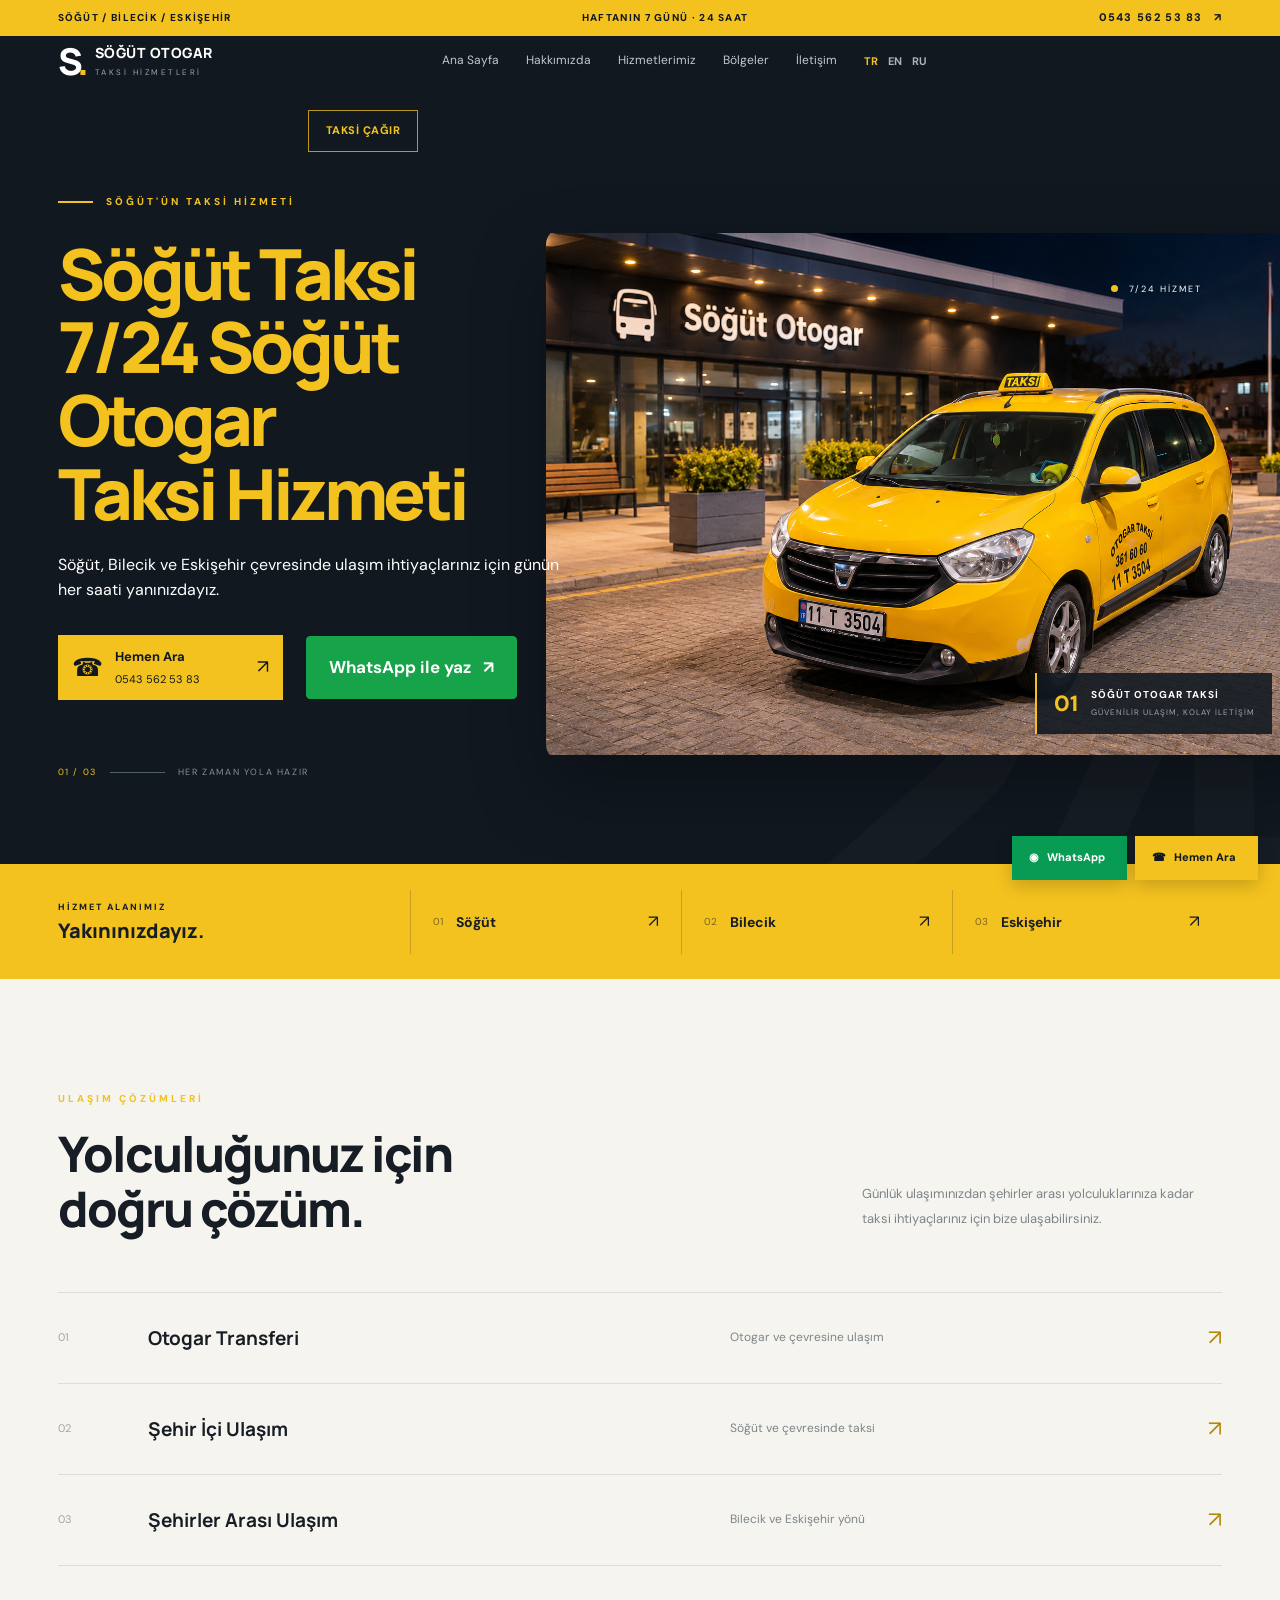
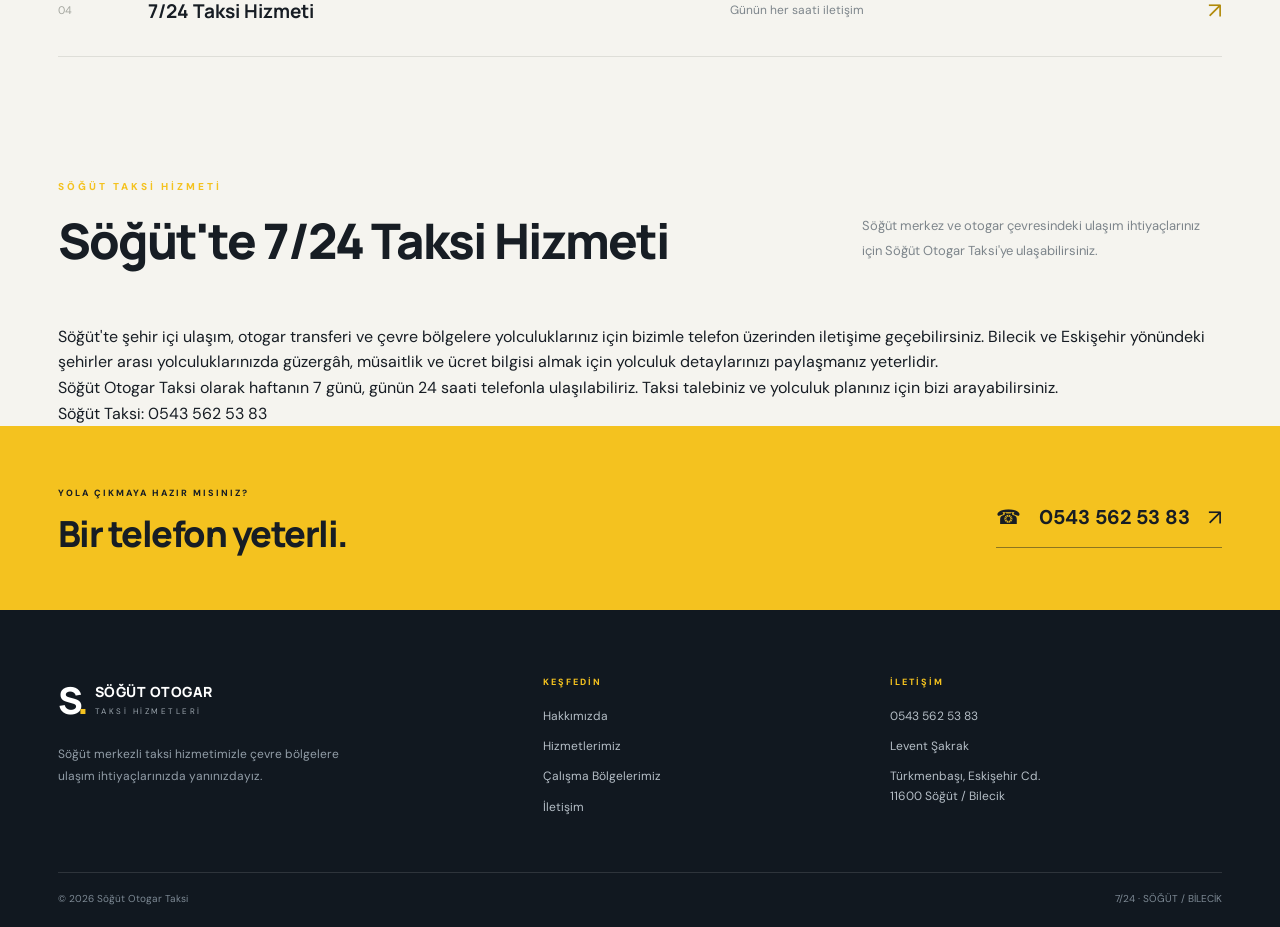
<file: index.html>
<!doctype html>
<html lang="tr">
  <head>
    <meta charset="UTF-8" />
    <meta name="viewport" content="width=device-width, initial-scale=1.0" />
    <meta name="theme-color" content="#111820" />

    <!-- PRIMARY SEO -->
    <title>Söğüt Taksi | Söğüt Otogar Taksi 7/24 – Bilecik</title>

    <meta
      name="description"
      content="Söğüt Taksi – Söğüt Otogar Taksi olarak 7/24 hizmetinizdeyiz. Söğüt, Bilecik ve Eskişehir yönüne otogar transferi, şehir içi ve şehirler arası ulaşım. Hemen arayın: 0543 562 53 83."
      data-i18n-meta="meta.description"
    />

    <meta name="robots" content="index, follow, max-image-preview:large" />
    <meta name="author" content="Söğüt Otogar Taksi" />

    <link rel="canonical" href="https://sogutotogartaksi.com/" />

    <!-- OPEN GRAPH -->
    <meta property="og:type" content="website" />
    <meta property="og:locale" content="tr_TR" />
    <meta property="og:site_name" content="Söğüt Otogar Taksi" />

    <meta
      property="og:title"
      data-i18n-meta="home.pageTitle"
      content="Söğüt Taksi | Söğüt Otogar Taksi 7/24 – Bilecik"
    />

    <meta
      property="og:description"
      data-i18n-meta="meta.description"
      content="Söğüt'te 7/24 taksi hizmeti. Otogar transferi, şehir içi ve şehirler arası ulaşım için bizi arayın."
    />

    <meta property="og:url" content="https://sogutotogartaksi.com/" />

    <meta
      property="og:image"
      content="https://sogutotogartaksi.com/assets/images/hero-taxi.webp"
    />

    <meta property="og:image:alt" content="Söğüt Otogar Taksi aracı" />

    <!-- TWITTER / X -->
    <meta name="twitter:card" content="summary_large_image" />

    <meta
      name="twitter:title"
      data-i18n-meta="home.pageTitle"
      content="Söğüt Taksi | Söğüt Otogar Taksi 7/24"
    />

    <meta
      name="twitter:description"
      data-i18n-meta="meta.description"
      content="Söğüt, Bilecik ve Eskişehir yönünde 7/24 taksi ve transfer hizmeti."
    />

    <meta
      name="twitter:image"
      content="https://sogutotogartaksi.com/assets/images/hero-taxi.webp"
    />

    <!-- LOCAL BUSINESS STRUCTURED DATA -->
    <script type="application/ld+json">
      {
        "@context": "https://schema.org",
        "@type": "LocalBusiness",
        "name": "Söğüt Otogar Taksi",
        "url": "https://sogutotogartaksi.com/",
        "image": "https://sogutotogartaksi.com/assets/images/hero-taxi.webp",
        "telephone": "+905435625383",
        "description": "Söğüt'te 7/24 taksi hizmeti. Söğüt Otogar Taksi; otogar transferi, şehir içi ulaşım ve Bilecik ile Eskişehir yönünde şehirler arası ulaşım hizmetleri sunar.",
        "address": {
          "@type": "PostalAddress",
          "streetAddress": "Türkmenbaşı, Eskişehir Cd.",
          "addressLocality": "Söğüt",
          "addressRegion": "Bilecik",
          "postalCode": "11600",
          "addressCountry": "TR"
        },
        "areaServed": [
          {
            "@type": "City",
            "name": "Söğüt"
          },
          {
            "@type": "AdministrativeArea",
            "name": "Bilecik"
          },
          {
            "@type": "City",
            "name": "Eskişehir"
          }
        ],
        "openingHoursSpecification": {
          "@type": "OpeningHoursSpecification",
          "dayOfWeek": [
            "Monday",
            "Tuesday",
            "Wednesday",
            "Thursday",
            "Friday",
            "Saturday",
            "Sunday"
          ],
          "opens": "00:00",
          "closes": "23:59"
        },
        "contactPoint": {
          "@type": "ContactPoint",
          "telephone": "+905435625383",
          "contactType": "customer service",
          "availableLanguage": ["Turkish", "English", "Russian"]
        }
      }
    </script>

    <!-- FONTS -->
    <link rel="preconnect" href="https://fonts.googleapis.com" />
    <link rel="preconnect" href="https://fonts.gstatic.com" crossorigin />

    <link
      href="https://fonts.googleapis.com/css2?family=DM+Sans:wght@400;500;600;700&family=Manrope:wght@400;500;600;700;800&display=swap"
      rel="stylesheet"
    />

    <!-- STYLES -->
    <link rel="stylesheet" href="css/style.css" />
    <link rel="stylesheet" href="css/responsive.css" />

    <!-- MAIN JAVASCRIPT -->
    <script src="js/main.js" defer></script>
  </head>

  <body>
    <!-- ANNOUNCEMENT -->
    <div class="announcement">
      <div class="container announcement-inner">
        <span data-i18n="common.location"> SÖĞÜT / BİLECİK / ESKİŞEHİR </span>

        <span data-i18n="common.open24"> HAFTANIN 7 GÜNÜ · 24 SAAT </span>

        <a href="tel:+905435625383"> 0543 562 53 83 <span>↗</span> </a>
      </div>
    </div>

    <!-- HEADER -->
    <header class="header">
      <div class="container header-inner">
        <a href="/" class="brand" aria-label="Söğüt Otogar Taksi ana sayfa">
          <span class="brand-icon">S<span>.</span></span>

          <span class="brand-text">
            <strong>SÖĞÜT OTOGAR</strong>
            <small data-i18n="common.service">TAKSİ HİZMETLERİ</small>
          </span>
        </a>

        <!-- MOBILE MENU -->
        <button
          class="menu-toggle"
          type="button"
          aria-label="Menüyü aç"
          aria-expanded="false"
        >
          <span></span>
          <span></span>
        </button>

        <!-- NAVIGATION -->
        <nav class="navigation" aria-label="Ana menü">
          <a href="/" data-i18n="nav.home">Ana Sayfa</a>

          <a href="hakkimizda.html" data-i18n="nav.about"> Hakkımızda </a>

          <a href="hizmetlerimiz.html" data-i18n="nav.services">
            Hizmetlerimiz
          </a>

          <a href="bolgeler.html" data-i18n="nav.regions"> Bölgeler </a>

          <a href="iletisim.html" data-i18n="nav.contact"> İletişim </a>
        </nav>

        <!-- LANGUAGE SWITCHER -->
        <div class="language-switcher">
          <button
            class="lang-btn active"
            data-lang="tr"
            type="button"
            aria-label="Türkçe"
            aria-pressed="true"
          >
            TR
          </button>

          <button
            class="lang-btn"
            data-lang="en"
            type="button"
            aria-label="English"
            aria-pressed="false"
          >
            EN
          </button>

          <button
            class="lang-btn"
            data-lang="ru"
            type="button"
            aria-label="Русский"
            aria-pressed="false"
          >
            RU
          </button>
        </div>

        <a href="tel:+905435625383" class="header-call" data-i18n="nav.call">
          TAKSİ ÇAĞIR
        </a>
      </div>
    </header>

    <main>
      <!-- HERO -->
      <section class="hero">
        <div class="container hero-layout">
          <div class="hero-copy">
            <div class="hero-overline">
              <span class="yellow-line"></span>

              <span data-i18n="home.eyebrow"> SÖĞÜT'ÜN TAKSİ HİZMETİ </span>
            </div>

            <h1>
              <span data-i18n="home.title1">Söğüt Taksi</span><br />
              <span data-i18n="home.title2">7/24 Söğüt Otogar</span><br />
              <span data-i18n="home.title3">Taksi Hizmeti</span>
            </h1>

            <p data-i18n="home.description">
              Söğüt, Bilecik ve Eskişehir çevresinde ulaşım ihtiyaçlarınız için
              günün her saati yanınızdayız.
            </p>

            <div class="hero-buttons">
              <a
                href="tel:+905435625383"
                class="button-primary"
                aria-label="0543 562 53 83 numaralı telefonu ara"
              >
                <span class="button-phone">☎</span>

                <span>
                  <strong data-i18n="common.call">Hemen Ara</strong>

                  <small>0543 562 53 83</small>
                </span>

                <span class="button-arrow">↗</span>
              </a>

              <a
                href="https://wa.me/905435625383"
                target="_blank"
                rel="noopener noreferrer"
                class="button-secondary"
                aria-label="WhatsApp üzerinden iletişime geç"
              >
                <span data-i18n="common.whatsapp"> WhatsApp ile yaz </span>

                <span>↗</span>
              </a>
            </div>

            <div class="hero-bottom-info">
              <span>01 / 03</span>

              <span class="info-line"></span>

              <span data-i18n="home.ready"> HER ZAMAN YOLA HAZIR </span>
            </div>
          </div>

          <!-- HERO IMAGE -->
          <div class="hero-visual">
            <div class="visual-label">
              <span class="label-dot"></span>

              <span data-i18n="common.openService"> 7/24 HİZMET </span>
            </div>

            <img
              src="assets/images/hero-taxi.webp"
              alt="Söğüt Otogar Taksi – Söğüt'te 7/24 taksi hizmeti"
              class="hero-taxi-image"
              fetchpriority="high"
              decoding="async"
              width="1200"
              height="900"
            />

            <div class="visual-caption">
              <span>01</span>

              <div>
                <strong>SÖĞÜT OTOGAR TAKSİ</strong>

                <small data-i18n="home.caption">
                  GÜVENİLİR ULAŞIM, KOLAY İLETİŞİM
                </small>
              </div>
            </div>
          </div>
        </div>

        <div class="hero-background-number">24</div>
      </section>

      <!-- SERVICE AREAS -->
      <section class="quick-info">
        <div class="container quick-info-inner">
          <div class="quick-info-title">
            <span data-i18n="home.area">HİZMET ALANIMIZ</span>

            <strong data-i18n="home.near">Yakınınızdayız.</strong>
          </div>

          <a href="bolgeler.html" class="location-item">
            <span>01</span>
            <strong>Söğüt</strong>
            <i>↗</i>
          </a>

          <a href="bolgeler.html" class="location-item">
            <span>02</span>
            <strong>Bilecik</strong>
            <i>↗</i>
          </a>

          <a href="bolgeler.html" class="location-item">
            <span>03</span>
            <strong>Eskişehir</strong>
            <i>↗</i>
          </a>
        </div>
      </section>

      <!-- SERVICES -->
      <section class="services">
        <div class="container">
          <div class="section-top">
            <div>
              <span class="section-label" data-i18n="services.eyebrow">
                NE SUNUYORUZ?
              </span>

              <h2 data-i18n-html="services.homeHeading">
                Yolculuğunuz için<br />
                doğru çözüm.
              </h2>
            </div>

            <p data-i18n="services.homeDescription">
              Günlük ulaşımınızdan şehirler arası yolculuklarınıza kadar taksi
              ihtiyaçlarınız için bize ulaşabilirsiniz.
            </p>
          </div>

          <div class="service-list">
            <a href="hizmetlerimiz.html" class="service-row">
              <span class="service-number">01</span>

              <span class="service-name" data-i18n="services.s1">
                Otogar Transferi
              </span>

              <span class="service-description" data-i18n="services.s1short">
                Otogar ve çevresine ulaşım
              </span>

              <span class="service-arrow">↗</span>
            </a>

            <a href="hizmetlerimiz.html" class="service-row">
              <span class="service-number">02</span>

              <span class="service-name" data-i18n="services.s2">
                Şehir İçi Ulaşım
              </span>

              <span class="service-description" data-i18n="services.s2short">
                Söğüt ve çevresinde taksi
              </span>

              <span class="service-arrow">↗</span>
            </a>

            <a href="hizmetlerimiz.html" class="service-row">
              <span class="service-number">03</span>

              <span class="service-name" data-i18n="services.s3">
                Şehirler Arası
              </span>

              <span class="service-description" data-i18n="services.s3short">
                Bilecik ve Eskişehir yönü
              </span>

              <span class="service-arrow">↗</span>
            </a>

            <a href="hizmetlerimiz.html" class="service-row">
              <span class="service-number">04</span>

              <span class="service-name" data-i18n="services.s4">
                7/24 Taksi
              </span>

              <span class="service-description" data-i18n="services.s4short">
                Günün her saati iletişim
              </span>

              <span class="service-arrow">↗</span>
            </a>
          </div>
        </div>
      </section>

      <!-- LOCAL SEO CONTENT -->
      <section class="local-seo-content">
        <div class="container">
          <div class="section-top">
            <div>
              <span class="section-label"> SÖĞÜT TAKSİ HİZMETİ </span>

              <h2>Söğüt'te 7/24 Taksi Hizmeti</h2>
            </div>

            <p>
              Söğüt merkez ve otogar çevresindeki ulaşım ihtiyaçlarınız için
              Söğüt Otogar Taksi'ye ulaşabilirsiniz.
            </p>
          </div>

          <p>
            Söğüt'te şehir içi ulaşım, otogar transferi ve çevre bölgelere
            yolculuklarınız için bizimle telefon üzerinden iletişime
            geçebilirsiniz. Bilecik ve Eskişehir yönündeki şehirler arası
            yolculuklarınızda güzergâh, müsaitlik ve ücret bilgisi almak için
            yolculuk detaylarınızı paylaşmanız yeterlidir.
          </p>

          <p>
            Söğüt Otogar Taksi olarak haftanın 7 günü, günün 24 saati telefonla
            ulaşılabiliriz. Taksi talebiniz ve yolculuk planınız için bizi
            arayabilirsiniz.
          </p>

          <a href="tel:+905435625383"> Söğüt Taksi: 0543 562 53 83 </a>
        </div>
      </section>

      <!-- CONTACT BANNER -->
      <section class="contact-banner">
        <div class="container contact-banner-inner">
          <div>
            <span data-i18n="home.bannerEyebrow">
              YOLA ÇIKMAYA HAZIR MISINIZ?
            </span>

            <h2 data-i18n="home.bannerTitle">Bir telefon yeterli.</h2>
          </div>

          <a href="tel:+905435625383" class="banner-phone">
            <span>☎</span>
            <strong>0543 562 53 83</strong>
            <i>↗</i>
          </a>
        </div>
      </section>
    </main>

    <!-- FOOTER -->
    <footer class="footer">
      <div class="container footer-main">
        <!-- FOOTER BRAND -->
        <div class="footer-brand">
          <a href="/" class="brand">
            <span class="brand-icon">S<span>.</span></span>

            <span class="brand-text">
              <strong>SÖĞÜT OTOGAR</strong>

              <small data-i18n="common.service"> TAKSİ HİZMETLERİ </small>
            </span>
          </a>

          <p data-i18n="common.footer">
            Söğüt merkezli taksi hizmetimizle çevre bölgelere ulaşım
            ihtiyaçlarınızda yanınızdayız.
          </p>
        </div>

        <!-- FOOTER NAVIGATION -->
        <div class="footer-column">
          <span data-i18n="common.discover">KEŞFEDİN</span>

          <a href="hakkimizda.html" data-i18n="nav.about"> Hakkımızda </a>

          <a href="hizmetlerimiz.html" data-i18n="nav.services">
            Hizmetlerimiz
          </a>

          <a href="bolgeler.html" data-i18n="footer.areas">
            Çalışma Bölgelerimiz
          </a>

          <a href="iletisim.html" data-i18n="nav.contact"> İletişim </a>
        </div>

        <!-- FOOTER CONTACT -->
        <div class="footer-column">
          <span data-i18n="common.contact">İLETİŞİM</span>

          <a href="tel:+905435625383"> 0543 562 53 83 </a>

          <p>Levent Şakrak</p>

          <p data-i18n-html="common.addressText">
            Türkmenbaşı, Eskişehir Cd.<br />
            11600 Söğüt / Bilecik
          </p>
        </div>
      </div>

      <div class="container footer-bottom">
        <span> © <span data-year></span> Söğüt Otogar Taksi </span>

        <span>7/24 · SÖĞÜT / BİLECİK</span>
      </div>
    </footer>

    <!-- FLOATING CONTACT BUTTONS -->
    <div class="floating-contact">
      <a
        href="https://wa.me/905435625383"
        target="_blank"
        rel="noopener noreferrer"
        class="floating-whatsapp"
        aria-label="WhatsApp ile iletişime geç"
      >
        <span>◉</span>

        <span data-i18n="common.whatsappShort"> WhatsApp </span>
      </a>

      <a
        href="tel:+905435625383"
        class="floating-call"
        aria-label="Söğüt Otogar Taksi telefon numarasını ara"
      >
        <span>☎</span>

        <span data-i18n="common.call"> Hemen Ara </span>
      </a>
    </div>
  </body>
</html>
</file>
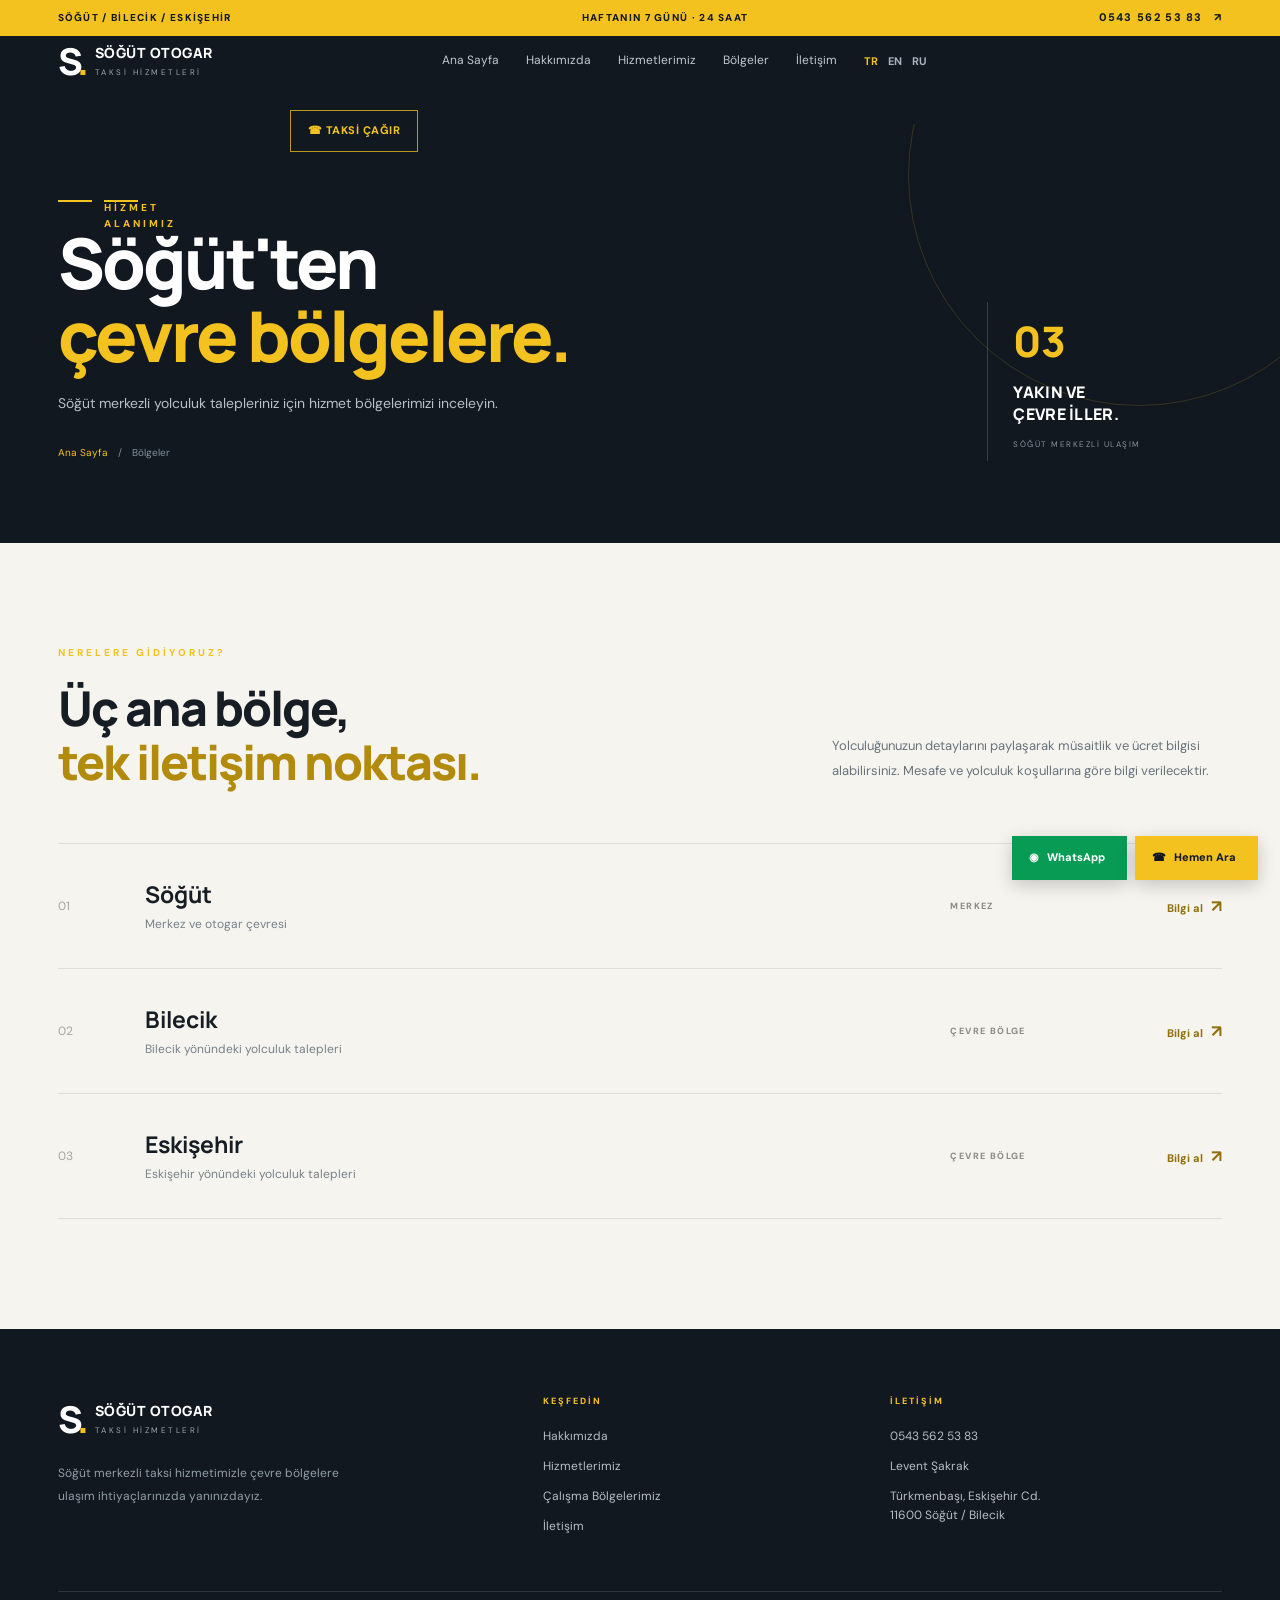
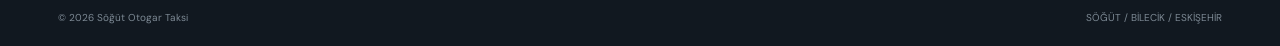
<file: bolgeler.html>
<!doctype html>
<html lang="tr">
  <head>
    <meta charset="UTF-8" />
    <meta name="viewport" content="width=device-width, initial-scale=1.0" />
    <meta name="theme-color" content="#111820" />

    <title data-i18n="regions.pageTitle">
      Çalışma Bölgelerimiz | Söğüt Otogar Taksi
    </title>

    <meta
      name="description"
      content="Söğüt Otogar Taksi'nin hizmet bölgeleri: Söğüt, Bilecik ve Eskişehir."
      data-i18n-meta="regions.description"
    />

    <meta name="robots" content="index, follow" />
    <meta name="author" content="Söğüt Otogar Taksi" />

    <link rel="canonical" href="https://sogutotogartaksi.com/bolgeler.html" />

    <!-- OPEN GRAPH -->
    <meta property="og:type" content="website" />
    <meta property="og:locale" content="tr_TR" />
    <meta property="og:site_name" content="Söğüt Otogar Taksi" />

    <meta
      property="og:title"
      content="Çalışma Bölgelerimiz | Söğüt Otogar Taksi"
      data-i18n-meta="regions.pageTitle"
    />

    <meta
      property="og:description"
      content="Söğüt Otogar Taksi'nin hizmet bölgeleri: Söğüt, Bilecik ve Eskişehir."
      data-i18n-meta="regions.description"
    />

    <meta
      property="og:url"
      content="https://sogutotogartaksi.com/bolgeler.html"
    />

    <meta
      property="og:image"
      content="https://sogutotogartaksi.com/assets/images/hero-taxi.webp"
    />

    <!-- TWITTER -->
    <meta name="twitter:card" content="summary_large_image" />

    <meta
      name="twitter:title"
      content="Çalışma Bölgelerimiz | Söğüt Otogar Taksi"
      data-i18n-meta="regions.pageTitle"
    />

    <meta
      name="twitter:description"
      content="Söğüt Otogar Taksi'nin hizmet bölgeleri: Söğüt, Bilecik ve Eskişehir."
      data-i18n-meta="regions.description"
    />

    <meta
      name="twitter:image"
      content="https://sogutotogartaksi.com/assets/images/hero-taxi.webp"
    />

    <!-- FONTS -->
    <link rel="preconnect" href="https://fonts.googleapis.com" />
    <link rel="preconnect" href="https://fonts.gstatic.com" crossorigin />

    <link
      href="https://fonts.googleapis.com/css2?family=DM+Sans:wght@400;500;600;700;800&family=Manrope:wght@400;500;600;700;800&display=swap"
      rel="stylesheet"
    />

    <!-- CSS -->
    <link rel="stylesheet" href="css/style.css" />
    <link rel="stylesheet" href="css/pages.css" />
    <link rel="stylesheet" href="css/responsive.css" />

    <!-- JAVASCRIPT -->
    <script src="js/main.js" defer></script>

    <!-- STRUCTURED DATA -->
    <script type="application/ld+json">
      {
        "@context": "https://schema.org",
        "@type": "Service",
        "name": "Söğüt Otogar Taksi Hizmet Bölgeleri",
        "description": "Söğüt merkezli taksi ulaşım hizmetleri. Söğüt, Bilecik ve Eskişehir yönündeki yolculuk talepleri için iletişim.",
        "url": "https://sogutotogartaksi.com/bolgeler.html",
        "provider": {
          "@type": "LocalBusiness",
          "name": "Söğüt Otogar Taksi",
          "url": "https://sogutotogartaksi.com/",
          "telephone": "+905435625383",
          "address": {
            "@type": "PostalAddress",
            "streetAddress": "Türkmenbaşı, Eskişehir Cd.",
            "addressLocality": "Söğüt",
            "addressRegion": "Bilecik",
            "postalCode": "11600",
            "addressCountry": "TR"
          }
        },
        "areaServed": [
          {
            "@type": "City",
            "name": "Söğüt"
          },
          {
            "@type": "AdministrativeArea",
            "name": "Bilecik"
          },
          {
            "@type": "City",
            "name": "Eskişehir"
          }
        ]
      }
    </script>
  </head>

  <body>
    <!-- ANNOUNCEMENT -->
    <div class="announcement">
      <div class="container announcement-inner">
        <span data-i18n="common.location"> SÖĞÜT / BİLECİK / ESKİŞEHİR </span>

        <span data-i18n="common.open24"> HAFTANIN 7 GÜNÜ · 24 SAAT </span>

        <a href="tel:+905435625383"> 0543 562 53 83 <span>↗</span> </a>
      </div>
    </div>

    <!-- HEADER -->
    <header class="header">
      <div class="container header-inner">
        <a href="index.html" class="brand">
          <span class="brand-icon">S<span>.</span></span>

          <span class="brand-text">
            <strong>SÖĞÜT OTOGAR</strong>
            <small data-i18n="common.service">TAKSİ HİZMETLERİ</small>
          </span>
        </a>

        <button
          class="menu-toggle"
          type="button"
          aria-label="Menüyü aç"
          aria-expanded="false"
        >
          <span></span>
          <span></span>
          <span></span>
        </button>

        <nav class="navigation" aria-label="Ana menü">
          <a href="index.html" data-i18n="nav.home"> Ana Sayfa </a>

          <a href="hakkimizda.html" data-i18n="nav.about"> Hakkımızda </a>

          <a href="hizmetlerimiz.html" data-i18n="nav.services">
            Hizmetlerimiz
          </a>

          <a href="bolgeler.html" data-i18n="nav.regions" aria-current="page">
            Bölgeler
          </a>

          <a href="iletisim.html" data-i18n="nav.contact"> İletişim </a>
        </nav>

        <div class="language-switcher">
          <button
            class="lang-btn active"
            data-lang="tr"
            type="button"
            aria-label="Türkçe"
            aria-pressed="true"
          >
            TR
          </button>

          <button
            class="lang-btn"
            data-lang="en"
            type="button"
            aria-label="English"
            aria-pressed="false"
          >
            EN
          </button>

          <button
            class="lang-btn"
            data-lang="ru"
            type="button"
            aria-label="Русский"
            aria-pressed="false"
          >
            RU
          </button>
        </div>

        <a href="tel:+905435625383" class="header-call">
          <span>☎</span>
          <span data-i18n="nav.call">TAKSİ ÇAĞIR</span>
        </a>
      </div>
    </header>

    <main>
      <!-- PAGE HERO -->
      <section class="inner-hero">
        <div class="container inner-hero-layout">
          <div>
            <div class="inner-eyebrow">
              <span></span>
              <span data-i18n="regions.eyebrow"> HİZMET ALANIMIZ </span>
            </div>

            <h1>
              <span data-i18n="regions.titleLine1">Söğüt'ten</span>
              <br />
              <em data-i18n="regions.titleLine2">çevre bölgelere.</em>
            </h1>

            <p data-i18n="regions.description">
              Söğüt merkezli yolculuk talepleriniz için hizmet bölgelerimizi
              inceleyin.
            </p>

            <div class="inner-breadcrumb">
              <a href="index.html" data-i18n="nav.home"> Ana Sayfa </a>

              <span>/</span>

              <span data-i18n="nav.regions"> Bölgeler </span>
            </div>
          </div>

          <div class="inner-hero-aside">
            <span>03</span>

            <strong data-i18n-html="regions.asideTitle">
              YAKIN VE<br />ÇEVRE İLLER.
            </strong>

            <small data-i18n="regions.asideSubtitle">
              SÖĞÜT MERKEZLİ ULAŞIM
            </small>
          </div>
        </div>
      </section>

      <!-- SERVICE AREAS -->
      <section class="inner-section">
        <div class="container">
          <div class="services-intro">
            <div>
              <span class="section-label" data-i18n="regions.sectionLabel">
                NERELERE GİDİYORUZ?
              </span>

              <h2>
                <span data-i18n="regions.headingLine1"> Üç ana bölge, </span>
                <br />
                <em data-i18n="regions.headingLine2">
                  tek iletişim noktası.
                </em>
              </h2>
            </div>

            <p data-i18n="regions.intro">
              Yolculuğunuzun detaylarını paylaşarak müsaitlik ve ücret bilgisi
              alabilirsiniz. Mesafe ve yolculuk koşullarına göre bilgi
              verilecektir.
            </p>
          </div>

          <!-- REGION LIST -->
          <div class="region-list">
            <!-- SÖĞÜT -->
            <article class="region-row">
              <span class="region-number">01</span>

              <div class="region-name">
                <h3>Söğüt</h3>

                <p data-i18n="regions.sogut">Merkez ve otogar çevresi</p>
              </div>

              <span class="region-note" data-i18n="regions.central">
                MERKEZ
              </span>

              <a
                href="tel:+905435625383"
                aria-label="Söğüt bölgesi için bilgi al"
              >
                <span data-i18n="regions.info">Bilgi al</span>
                <b>↗</b>
              </a>
            </article>

            <!-- BİLECİK -->
            <article class="region-row">
              <span class="region-number">02</span>

              <div class="region-name">
                <h3>Bilecik</h3>

                <p data-i18n="regions.bilecik">
                  Bilecik yönündeki yolculuk talepleri
                </p>
              </div>

              <span class="region-note" data-i18n="regions.nearby">
                ÇEVRE BÖLGE
              </span>

              <a
                href="tel:+905435625383"
                aria-label="Bilecik bölgesi için bilgi al"
              >
                <span data-i18n="regions.info">Bilgi al</span>
                <b>↗</b>
              </a>
            </article>

            <!-- ESKİŞEHİR -->
            <article class="region-row">
              <span class="region-number">03</span>

              <div class="region-name">
                <h3>Eskişehir</h3>

                <p data-i18n="regions.eskisehir">
                  Eskişehir yönündeki yolculuk talepleri
                </p>
              </div>

              <span class="region-note" data-i18n="regions.nearby">
                ÇEVRE BÖLGE
              </span>

              <a
                href="tel:+905435625383"
                aria-label="Eskişehir bölgesi için bilgi al"
              >
                <span data-i18n="regions.info">Bilgi al</span>
                <b>↗</b>
              </a>
            </article>
          </div>
        </div>
      </section>
    </main>

    <!-- FOOTER -->
    <footer class="footer">
      <div class="container footer-main">
        <!-- FOOTER BRAND -->
        <div class="footer-brand">
          <a href="index.html" class="brand">
            <span class="brand-icon">S<span>.</span></span>

            <span class="brand-text">
              <strong>SÖĞÜT OTOGAR</strong>
              <small data-i18n="common.service">TAKSİ HİZMETLERİ</small>
            </span>
          </a>

          <p data-i18n="common.footer">
            Söğüt merkezli taksi hizmetimizle çevre bölgelere ulaşım
            ihtiyaçlarınızda yanınızdayız.
          </p>
        </div>

        <!-- FOOTER LINKS -->
        <div class="footer-column">
          <span data-i18n="common.discover"> KEŞFEDİN </span>

          <a href="hakkimizda.html" data-i18n="nav.about"> Hakkımızda </a>

          <a href="hizmetlerimiz.html" data-i18n="nav.services">
            Hizmetlerimiz
          </a>

          <a href="bolgeler.html" data-i18n="footer.areas">
            Çalışma Bölgelerimiz
          </a>

          <a href="iletisim.html" data-i18n="nav.contact"> İletişim </a>
        </div>

        <!-- FOOTER CONTACT -->
        <div class="footer-column">
          <span data-i18n="common.contact"> İLETİŞİM </span>

          <a href="tel:+905435625383"> 0543 562 53 83 </a>

          <p>Levent Şakrak</p>

          <p data-i18n-html="common.addressText">
            Türkmenbaşı, Eskişehir Cd.<br />
            11600 Söğüt / Bilecik
          </p>
        </div>
      </div>

      <!-- FOOTER BOTTOM -->
      <div class="container footer-bottom">
        <span> © <span data-year></span> Söğüt Otogar Taksi </span>

        <span data-i18n="common.location"> SÖĞÜT / BİLECİK / ESKİŞEHİR </span>
      </div>
    </footer>

    <!-- FLOATING CONTACT -->
    <div class="floating-contact">
      <a
        href="https://wa.me/905435625383"
        target="_blank"
        rel="noopener noreferrer"
        class="floating-whatsapp"
      >
        <span>◉</span>
        <span data-i18n="common.whatsappShort">WhatsApp</span>
      </a>

      <a href="tel:+905435625383" class="floating-call">
        <span>☎</span>
        <span data-i18n="common.call">Hemen Ara</span>
      </a>
    </div>
  </body>
</html>
</file>
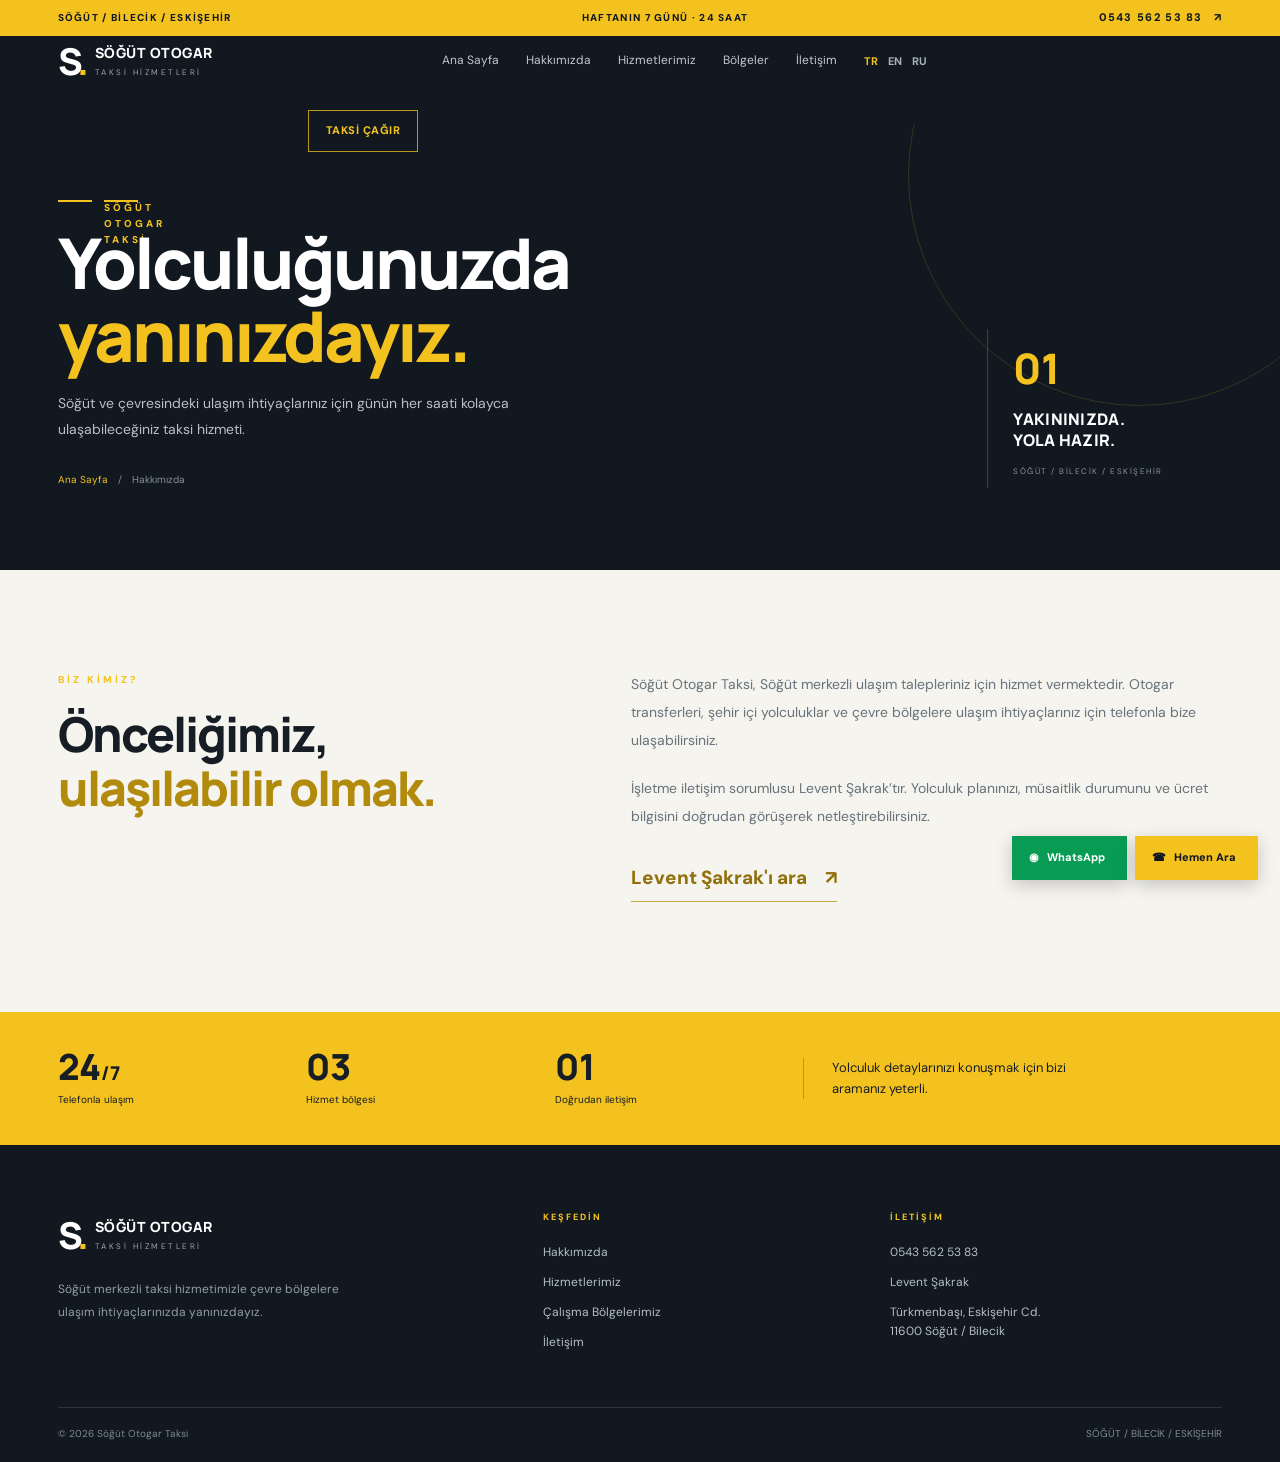
<file: hakkimizda.html>
<!doctype html>
<html lang="tr">
  <head>
    <meta charset="UTF-8" />
    <meta name="viewport" content="width=device-width, initial-scale=1.0" />
    <meta name="theme-color" content="#111820" />

    <!-- PRIMARY SEO -->
    <title data-i18n="about.pageTitle">Hakkımızda | Söğüt Otogar Taksi</title>

    <meta
      name="description"
      content="Söğüt Otogar Taksi ve Levent Şakrak hakkında bilgi alın. Söğüt, Bilecik ve Eskişehir çevresinde 7/24 taksi hizmeti."
      data-i18n-meta="about.description"
    />

    <meta name="robots" content="index, follow, max-image-preview:large" />

    <meta name="author" content="Söğüt Otogar Taksi" />

    <link rel="canonical" href="https://sogutotogartaksi.com/hakkimizda.html" />

    <!-- OPEN GRAPH -->
    <meta property="og:type" content="website" />
    <meta property="og:locale" content="tr_TR" />
    <meta property="og:site_name" content="Söğüt Otogar Taksi" />

    <meta
      property="og:title"
      content="Hakkımızda | Söğüt Otogar Taksi"
      data-i18n-meta="about.pageTitle"
    />

    <meta
      property="og:description"
      content="Söğüt ve çevresinde 7/24 taksi hizmeti. Söğüt Otogar Taksi hakkında bilgi alın."
      data-i18n-meta="about.description"
    />

    <meta
      property="og:url"
      content="https://sogutotogartaksi.com/hakkimizda.html"
    />

    <meta
      property="og:image"
      content="https://sogutotogartaksi.com/assets/images/hero-taxi.webp"
    />

    <meta property="og:image:alt" content="Söğüt Otogar Taksi aracı" />

    <!-- TWITTER / X -->
    <meta name="twitter:card" content="summary_large_image" />

    <meta
      name="twitter:title"
      content="Hakkımızda | Söğüt Otogar Taksi"
      data-i18n-meta="about.pageTitle"
    />

    <meta
      name="twitter:description"
      content="Söğüt, Bilecik ve Eskişehir çevresinde 7/24 taksi hizmeti."
      data-i18n-meta="about.description"
    />

    <meta
      name="twitter:image"
      content="https://sogutotogartaksi.com/assets/images/hero-taxi.webp"
    />

    <!-- STRUCTURED DATA -->
    <script type="application/ld+json">
      {
        "@context": "https://schema.org",
        "@type": "AboutPage",
        "name": "Hakkımızda | Söğüt Otogar Taksi",
        "url": "https://sogutotogartaksi.com/hakkimizda.html",
        "description": "Söğüt Otogar Taksi hakkında bilgiler ve hizmet bölgeleri.",
        "inLanguage": "tr",
        "mainEntity": {
          "@type": "LocalBusiness",
          "name": "Söğüt Otogar Taksi",
          "url": "https://sogutotogartaksi.com/",
          "telephone": "+905435625383",
          "address": {
            "@type": "PostalAddress",
            "streetAddress": "Türkmenbaşı, Eskişehir Cd.",
            "addressLocality": "Söğüt",
            "addressRegion": "Bilecik",
            "postalCode": "11600",
            "addressCountry": "TR"
          }
        }
      }
    </script>

    <!-- FONTS -->
    <link rel="preconnect" href="https://fonts.googleapis.com" />
    <link rel="preconnect" href="https://fonts.gstatic.com" crossorigin />

    <link
      href="https://fonts.googleapis.com/css2?family=DM+Sans:wght@400;500;600;700;800&family=Manrope:wght@400;500;600;700;800&display=swap"
      rel="stylesheet"
    />

    <!-- STYLES -->
    <link rel="stylesheet" href="css/style.css" />
    <link rel="stylesheet" href="css/pages.css" />
    <link rel="stylesheet" href="css/responsive.css" />

    <!-- MAIN JAVASCRIPT -->
    <script src="js/main.js" defer></script>
  </head>

  <body>
    <!-- ANNOUNCEMENT -->
    <div class="announcement">
      <div class="container announcement-inner">
        <span data-i18n="common.location"> SÖĞÜT / BİLECİK / ESKİŞEHİR </span>

        <span data-i18n="common.open24"> HAFTANIN 7 GÜNÜ · 24 SAAT </span>

        <a href="tel:+905435625383"> 0543 562 53 83 <span>↗</span> </a>
      </div>
    </div>

    <!-- HEADER -->
    <header class="header">
      <div class="container header-inner">
        <a href="/" class="brand" aria-label="Söğüt Otogar Taksi ana sayfa">
          <span class="brand-icon">S<span>.</span></span>

          <span class="brand-text">
            <strong>SÖĞÜT OTOGAR</strong>

            <small data-i18n="common.service"> TAKSİ HİZMETLERİ </small>
          </span>
        </a>

        <!-- MOBILE MENU -->
        <button
          class="menu-toggle"
          type="button"
          aria-label="Menüyü aç"
          aria-expanded="false"
        >
          <span></span>
          <span></span>
          <span></span>
        </button>

        <!-- NAVIGATION -->
        <nav class="navigation" aria-label="Ana menü">
          <a href="/" data-i18n="nav.home"> Ana Sayfa </a>

          <a href="hakkimizda.html" data-i18n="nav.about" aria-current="page">
            Hakkımızda
          </a>

          <a href="hizmetlerimiz.html" data-i18n="nav.services">
            Hizmetlerimiz
          </a>

          <a href="bolgeler.html" data-i18n="nav.regions"> Bölgeler </a>

          <a href="iletisim.html" data-i18n="nav.contact"> İletişim </a>
        </nav>

        <!-- LANGUAGE SWITCHER -->
        <div class="language-switcher" aria-label="Dil seçimi">
          <button
            class="lang-btn active"
            data-lang="tr"
            type="button"
            aria-label="Türkçe"
            aria-pressed="true"
          >
            TR
          </button>

          <button
            class="lang-btn"
            data-lang="en"
            type="button"
            aria-label="English"
            aria-pressed="false"
          >
            EN
          </button>

          <button
            class="lang-btn"
            data-lang="ru"
            type="button"
            aria-label="Русский"
            aria-pressed="false"
          >
            RU
          </button>
        </div>

        <a href="tel:+905435625383" class="header-call" data-i18n="nav.call">
          TAKSİ ÇAĞIR
        </a>
      </div>
    </header>

    <main>
      <!-- PAGE HERO -->
      <section class="inner-hero">
        <div class="container inner-hero-layout">
          <div>
            <div class="inner-eyebrow">
              <span></span>

              <span data-i18n="about.eyebrow"> SÖĞÜT OTOGAR TAKSİ </span>
            </div>

            <h1>
              <span data-i18n="about.titleLine1"> Yolculuğunuzda </span>

              <br />

              <em data-i18n="about.titleLine2"> yanınızdayız. </em>
            </h1>

            <p data-i18n="about.description">
              Söğüt ve çevresindeki ulaşım ihtiyaçlarınız için günün her saati
              kolayca ulaşabileceğiniz taksi hizmeti.
            </p>

            <div class="inner-breadcrumb">
              <a href="/" data-i18n="nav.home"> Ana Sayfa </a>

              <span>/</span>

              <span data-i18n="nav.about"> Hakkımızda </span>
            </div>
          </div>

          <div class="inner-hero-aside">
            <span>01</span>

            <strong data-i18n-html="about.asideTitle">
              YAKININIZDA.<br />YOLA HAZIR.
            </strong>

            <small data-i18n="common.location">
              SÖĞÜT · BİLECİK · ESKİŞEHİR
            </small>
          </div>
        </div>
      </section>

      <!-- ABOUT INFORMATION -->
      <section class="inner-section">
        <div class="container about-grid">
          <div class="inner-intro">
            <span class="section-label" data-i18n="about.who">
              BİZ KİMİZ?
            </span>

            <h2>
              <span data-i18n="about.headingLine1"> Önceliğimiz, </span>

              <br />

              <em data-i18n="about.headingLine2"> ulaşılabilir olmak. </em>
            </h2>
          </div>

          <div class="inner-prose">
            <p data-i18n="about.text1">
              Söğüt Otogar Taksi, Söğüt merkezli ulaşım talepleriniz için hizmet
              vermektedir. Otogar transferleri, şehir içi yolculuklar ve çevre
              bölgelere ulaşım ihtiyaçlarınız için telefonla bize
              ulaşabilirsiniz.
            </p>

            <p data-i18n="about.text2">
              İşletme iletişim sorumlusu Levent Şakrak’tır. Yolculuk planınızı,
              müsaitlik durumunu ve ücret bilgisini doğrudan görüşerek
              netleştirebilirsiniz.
            </p>

            <a href="tel:+905435625383" class="inline-call">
              <span data-i18n="about.call"> Levent Şakrak'ı ara </span>

              <span>↗</span>
            </a>
          </div>
        </div>
      </section>

      <!-- FACTS -->
      <section class="about-facts">
        <div class="container facts-grid">
          <div>
            <strong>24<span>/7</span></strong>

            <small data-i18n="about.fact1"> Telefonla ulaşım </small>
          </div>

          <div>
            <strong>03</strong>

            <small data-i18n="about.fact2"> Hizmet bölgesi </small>
          </div>

          <div>
            <strong>01</strong>

            <small data-i18n="about.fact3"> Doğrudan iletişim </small>
          </div>

          <p data-i18n="about.factDescription">
            Yolculuk detaylarınızı konuşmak için bizi aramanız yeterli.
          </p>
        </div>
      </section>
    </main>

    <!-- FOOTER -->
    <footer class="footer">
      <div class="container footer-main">
        <!-- FOOTER BRAND -->
        <div class="footer-brand">
          <a href="/" class="brand">
            <span class="brand-icon">S<span>.</span></span>

            <span class="brand-text">
              <strong>SÖĞÜT OTOGAR</strong>

              <small data-i18n="common.service"> TAKSİ HİZMETLERİ </small>
            </span>
          </a>

          <p data-i18n="common.footer">
            Söğüt merkezli taksi hizmetimizle çevre bölgelere ulaşım
            ihtiyaçlarınızda yanınızdayız.
          </p>
        </div>

        <!-- FOOTER LINKS -->
        <div class="footer-column">
          <span data-i18n="common.discover"> KEŞFEDİN </span>

          <a href="hakkimizda.html" data-i18n="nav.about"> Hakkımızda </a>

          <a href="hizmetlerimiz.html" data-i18n="nav.services">
            Hizmetlerimiz
          </a>

          <a href="bolgeler.html" data-i18n="footer.areas">
            Çalışma Bölgelerimiz
          </a>

          <a href="iletisim.html" data-i18n="nav.contact"> İletişim </a>
        </div>

        <!-- FOOTER CONTACT -->
        <div class="footer-column">
          <span data-i18n="common.contact"> İLETİŞİM </span>

          <a href="tel:+905435625383"> 0543 562 53 83 </a>

          <p>Levent Şakrak</p>

          <p data-i18n-html="common.addressText">
            Türkmenbaşı, Eskişehir Cd.<br />
            11600 Söğüt / Bilecik
          </p>
        </div>
      </div>

      <!-- FOOTER BOTTOM -->
      <div class="container footer-bottom">
        <span> © <span data-year></span> Söğüt Otogar Taksi </span>

        <span data-i18n="common.location"> SÖĞÜT / BİLECİK / ESKİŞEHİR </span>
      </div>
    </footer>

    <!-- FLOATING CONTACT -->
    <div class="floating-contact">
      <a
        href="https://wa.me/905435625383"
        target="_blank"
        rel="noopener noreferrer"
        class="floating-whatsapp"
        aria-label="WhatsApp ile iletişime geç"
      >
        <span>◉</span>

        <span data-i18n="common.whatsappShort"> WhatsApp </span>
      </a>

      <a
        href="tel:+905435625383"
        class="floating-call"
        aria-label="Söğüt Otogar Taksi telefon numarasını ara"
      >
        <span>☎</span>

        <span data-i18n="common.call"> Hemen Ara </span>
      </a>
    </div>
  </body>
</html>
</file>
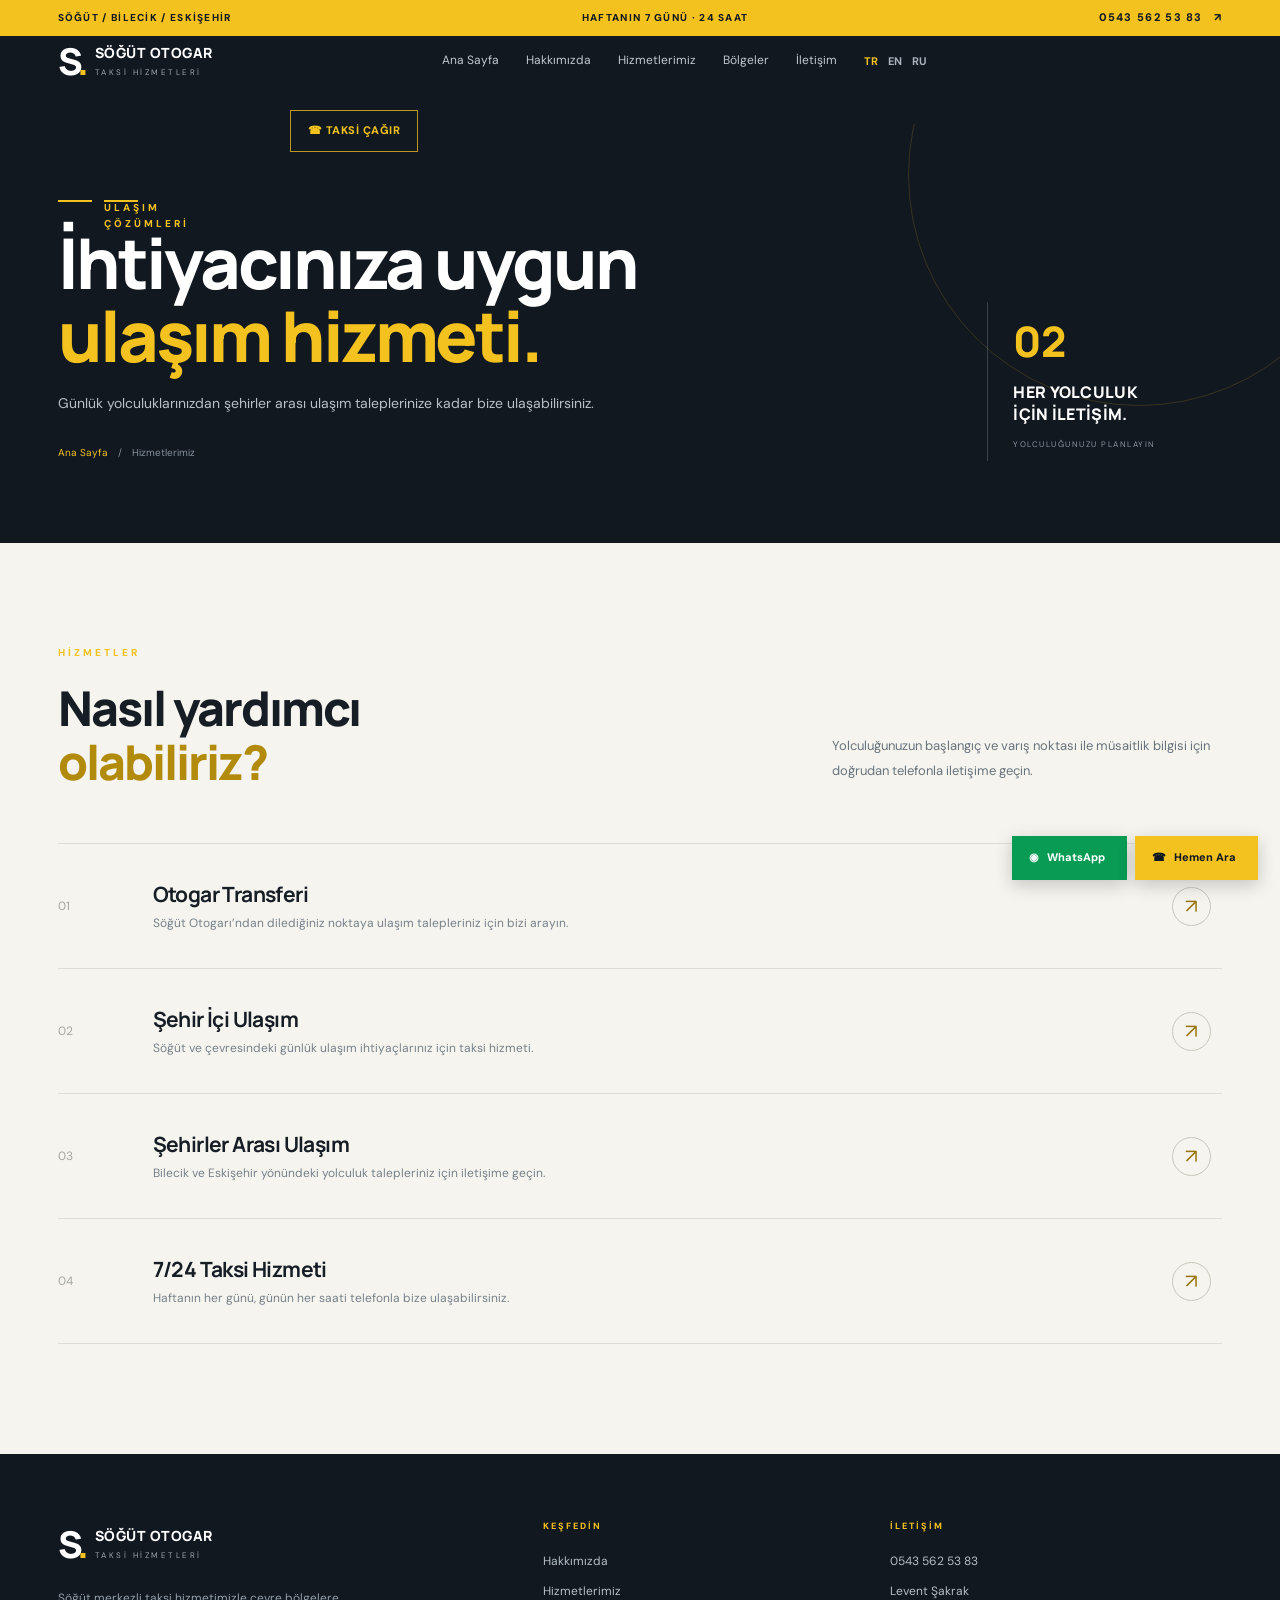
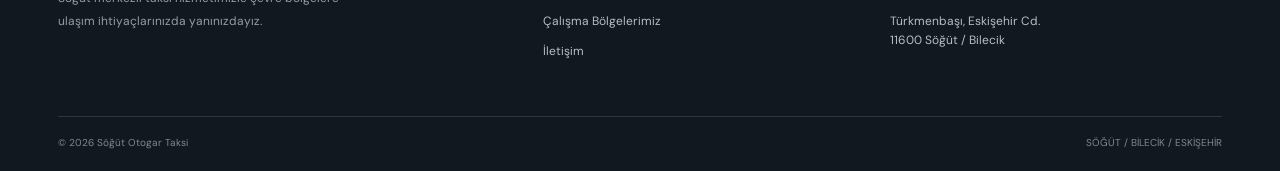
<file: hizmetlerimiz.html>
<!doctype html>
<html lang="tr">
  <head>
    <meta charset="UTF-8" />
    <meta name="viewport" content="width=device-width, initial-scale=1.0" />
    <meta name="theme-color" content="#111820" />

    <title data-i18n="services.pageTitle">
      Hizmetlerimiz | Söğüt Otogar Taksi
    </title>

    <meta
      name="description"
      content="Söğüt Otogar Taksi hizmetleri: otogar transferi, şehir içi ve şehirler arası ulaşım."
      data-i18n-meta="services.description"
    />

    <meta name="robots" content="index, follow" />
    <meta name="author" content="Söğüt Otogar Taksi" />

    <link
      rel="canonical"
      href="https://sogutotogartaksi.com/hizmetlerimiz.html"
    />

    <!-- OPEN GRAPH -->
    <meta property="og:type" content="website" />
    <meta property="og:locale" content="tr_TR" />
    <meta property="og:site_name" content="Söğüt Otogar Taksi" />
    <meta
      property="og:title"
      content="Hizmetlerimiz | Söğüt Otogar Taksi"
      data-i18n-meta="services.pageTitle"
    />
    <meta
      property="og:description"
      content="Söğüt Otogar Taksi hizmetleri: otogar transferi, şehir içi ve şehirler arası ulaşım."
      data-i18n-meta="services.description"
    />
    <meta
      property="og:url"
      content="https://sogutotogartaksi.com/hizmetlerimiz.html"
    />
    <meta
      property="og:image"
      content="https://sogutotogartaksi.com/assets/images/hero-taxi.webp"
    />

    <!-- TWITTER -->
    <meta name="twitter:card" content="summary_large_image" />
    <meta
      name="twitter:title"
      content="Hizmetlerimiz | Söğüt Otogar Taksi"
      data-i18n-meta="services.pageTitle"
    />
    <meta
      name="twitter:description"
      content="Söğüt Otogar Taksi hizmetleri: otogar transferi, şehir içi ve şehirler arası ulaşım."
      data-i18n-meta="services.description"
    />
    <meta
      name="twitter:image"
      content="https://sogutotogartaksi.com/assets/images/hero-taxi.webp"
    />

    <!-- FONTS -->
    <link rel="preconnect" href="https://fonts.googleapis.com" />
    <link rel="preconnect" href="https://fonts.gstatic.com" crossorigin />

    <link
      href="https://fonts.googleapis.com/css2?family=DM+Sans:wght@400;500;600;700;800&family=Manrope:wght@400;500;600;700;800&display=swap"
      rel="stylesheet"
    />

    <!-- CSS -->
    <link rel="stylesheet" href="css/style.css" />
    <link rel="stylesheet" href="css/pages.css" />
    <link rel="stylesheet" href="css/responsive.css" />

    <!-- JAVASCRIPT -->
    <script src="js/main.js" defer></script>

    <!-- STRUCTURED DATA -->
    <script type="application/ld+json">
      {
        "@context": "https://schema.org",
        "@type": "Service",
        "name": "Söğüt Otogar Taksi Ulaşım Hizmetleri",
        "description": "Söğüt ve çevresinde otogar transferi, şehir içi ulaşım, şehirler arası ulaşım ve 7/24 taksi hizmeti.",
        "url": "https://sogutotogartaksi.com/hizmetlerimiz.html",
        "provider": {
          "@type": "LocalBusiness",
          "name": "Söğüt Otogar Taksi",
          "telephone": "+905435625383",
          "url": "https://sogutotogartaksi.com/",
          "address": {
            "@type": "PostalAddress",
            "streetAddress": "Türkmenbaşı, Eskişehir Cd.",
            "addressLocality": "Söğüt",
            "addressRegion": "Bilecik",
            "postalCode": "11600",
            "addressCountry": "TR"
          }
        },
        "areaServed": [
          {
            "@type": "City",
            "name": "Söğüt"
          },
          {
            "@type": "AdministrativeArea",
            "name": "Bilecik"
          },
          {
            "@type": "City",
            "name": "Eskişehir"
          }
        ]
      }
    </script>
  </head>

  <body>
    <!-- ANNOUNCEMENT -->
    <div class="announcement">
      <div class="container announcement-inner">
        <span data-i18n="common.location"> SÖĞÜT / BİLECİK / ESKİŞEHİR </span>

        <span data-i18n="common.open24"> HAFTANIN 7 GÜNÜ · 24 SAAT </span>

        <a href="tel:+905435625383"> 0543 562 53 83 <span>↗</span> </a>
      </div>
    </div>

    <!-- HEADER -->
    <header class="header">
      <div class="container header-inner">
        <a href="index.html" class="brand">
          <span class="brand-icon">S<span>.</span></span>

          <span class="brand-text">
            <strong>SÖĞÜT OTOGAR</strong>
            <small data-i18n="common.service">TAKSİ HİZMETLERİ</small>
          </span>
        </a>

        <button
          class="menu-toggle"
          type="button"
          aria-label="Menüyü aç"
          aria-expanded="false"
          data-i18n-aria="common.menuOpen"
        >
          <span></span>
          <span></span>
          <span></span>
        </button>

        <nav class="navigation" aria-label="Ana menü">
          <a href="index.html" data-i18n="nav.home"> Ana Sayfa </a>

          <a href="hakkimizda.html" data-i18n="nav.about"> Hakkımızda </a>

          <a
            href="hizmetlerimiz.html"
            data-i18n="nav.services"
            aria-current="page"
          >
            Hizmetlerimiz
          </a>

          <a href="bolgeler.html" data-i18n="nav.regions"> Bölgeler </a>

          <a href="iletisim.html" data-i18n="nav.contact"> İletişim </a>
        </nav>

        <div class="language-switcher" aria-label="Dil seçimi">
          <button
            class="lang-btn active"
            data-lang="tr"
            type="button"
            aria-label="Türkçe"
            aria-pressed="true"
          >
            TR
          </button>

          <button
            class="lang-btn"
            data-lang="en"
            type="button"
            aria-label="English"
            aria-pressed="false"
          >
            EN
          </button>

          <button
            class="lang-btn"
            data-lang="ru"
            type="button"
            aria-label="Русский"
            aria-pressed="false"
          >
            RU
          </button>
        </div>

        <a href="tel:+905435625383" class="header-call">
          <span>☎</span>
          <span data-i18n="nav.call">TAKSİ ÇAĞIR</span>
        </a>
      </div>
    </header>

    <main>
      <!-- PAGE HERO -->
      <section class="inner-hero">
        <div class="container inner-hero-layout">
          <div>
            <div class="inner-eyebrow">
              <span></span>
              <span data-i18n="services.eyebrow"> ULAŞIM ÇÖZÜMLERİ </span>
            </div>

            <h1>
              <span data-i18n="services.titleLine1"> İhtiyacınıza uygun </span>
              <br />
              <em data-i18n="services.titleLine2"> ulaşım hizmeti. </em>
            </h1>

            <p data-i18n="services.description">
              Günlük yolculuklarınızdan şehirler arası ulaşım taleplerinize
              kadar bize ulaşabilirsiniz.
            </p>

            <div class="inner-breadcrumb">
              <a href="index.html" data-i18n="nav.home"> Ana Sayfa </a>

              <span>/</span>

              <span data-i18n="nav.services"> Hizmetlerimiz </span>
            </div>
          </div>

          <div class="inner-hero-aside">
            <span>02</span>

            <strong data-i18n-html="services.asideTitle">
              HER YOLCULUK<br />İÇİN İLETİŞİM.
            </strong>

            <small data-i18n="services.asideSubtitle">
              YOLCULUĞUNUZU PLANLAYIN
            </small>
          </div>
        </div>
      </section>

      <!-- SERVICES -->
      <section class="inner-section">
        <div class="container">
          <div class="services-intro">
            <div>
              <span class="section-label" data-i18n="services.sectionLabel">
                HİZMETLER
              </span>

              <h2>
                <span data-i18n="services.headingLine1"> Nasıl yardımcı </span>
                <br />
                <em data-i18n="services.headingLine2"> olabiliriz? </em>
              </h2>
            </div>

            <p data-i18n="services.intro">
              Yolculuğunuzun başlangıç ve varış noktası ile müsaitlik bilgisi
              için doğrudan telefonla iletişime geçin.
            </p>
          </div>

          <!-- SERVICE LIST -->
          <div class="service-detail-list">
            <!-- SERVICE 01 -->
            <article class="service-detail-row">
              <span class="detail-index">01</span>

              <div>
                <h3 data-i18n="services.s1">Otogar Transferi</h3>

                <p data-i18n="services.s1desc">
                  Söğüt Otogarı’ndan dilediğiniz noktaya ulaşım talepleriniz
                  için bizi arayın.
                </p>
              </div>

              <a
                href="tel:+905435625383"
                aria-label="Otogar transferi için ara"
                data-i18n-aria="services.s1aria"
              >
                ↗
              </a>
            </article>

            <!-- SERVICE 02 -->
            <article class="service-detail-row">
              <span class="detail-index">02</span>

              <div>
                <h3 data-i18n="services.s2">Şehir İçi Ulaşım</h3>

                <p data-i18n="services.s2desc">
                  Söğüt ve çevresindeki günlük ulaşım ihtiyaçlarınız için taksi
                  hizmeti.
                </p>
              </div>

              <a
                href="tel:+905435625383"
                aria-label="Şehir içi ulaşım için ara"
                data-i18n-aria="services.s2aria"
              >
                ↗
              </a>
            </article>

            <!-- SERVICE 03 -->
            <article class="service-detail-row">
              <span class="detail-index">03</span>

              <div>
                <h3 data-i18n="services.s3">Şehirler Arası Ulaşım</h3>

                <p data-i18n="services.s3desc">
                  Bilecik ve Eskişehir yönündeki yolculuk talepleriniz için
                  iletişime geçin.
                </p>
              </div>

              <a
                href="tel:+905435625383"
                aria-label="Şehirler arası ulaşım için ara"
                data-i18n-aria="services.s3aria"
              >
                ↗
              </a>
            </article>

            <!-- SERVICE 04 -->
            <article class="service-detail-row">
              <span class="detail-index">04</span>

              <div>
                <h3 data-i18n="services.s4">7/24 Taksi Hizmeti</h3>

                <p data-i18n="services.s4desc">
                  Haftanın her günü, günün her saati telefonla bize
                  ulaşabilirsiniz.
                </p>
              </div>

              <a
                href="tel:+905435625383"
                aria-label="7/24 taksi için ara"
                data-i18n-aria="services.s4aria"
              >
                ↗
              </a>
            </article>
          </div>
        </div>
      </section>
    </main>

    <!-- FOOTER -->
    <footer class="footer">
      <div class="container footer-main">
        <!-- FOOTER BRAND -->
        <div class="footer-brand">
          <a href="index.html" class="brand">
            <span class="brand-icon">S<span>.</span></span>

            <span class="brand-text">
              <strong>SÖĞÜT OTOGAR</strong>
              <small data-i18n="common.service">TAKSİ HİZMETLERİ</small>
            </span>
          </a>

          <p data-i18n="common.footer">
            Söğüt merkezli taksi hizmetimizle çevre bölgelere ulaşım
            ihtiyaçlarınızda yanınızdayız.
          </p>
        </div>

        <!-- FOOTER LINKS -->
        <div class="footer-column">
          <span data-i18n="common.discover"> KEŞFEDİN </span>

          <a href="hakkimizda.html" data-i18n="nav.about"> Hakkımızda </a>

          <a href="hizmetlerimiz.html" data-i18n="nav.services">
            Hizmetlerimiz
          </a>

          <a href="bolgeler.html" data-i18n="footer.areas">
            Çalışma Bölgelerimiz
          </a>

          <a href="iletisim.html" data-i18n="nav.contact"> İletişim </a>
        </div>

        <!-- FOOTER CONTACT -->
        <div class="footer-column">
          <span data-i18n="common.contact"> İLETİŞİM </span>

          <a href="tel:+905435625383"> 0543 562 53 83 </a>

          <p>Levent Şakrak</p>

          <p data-i18n-html="common.addressText">
            Türkmenbaşı, Eskişehir Cd.<br />
            11600 Söğüt / Bilecik
          </p>
        </div>
      </div>

      <!-- FOOTER BOTTOM -->
      <div class="container footer-bottom">
        <span> © <span data-year></span> Söğüt Otogar Taksi </span>

        <span data-i18n="common.location"> SÖĞÜT / BİLECİK / ESKİŞEHİR </span>
      </div>
    </footer>

    <!-- FLOATING CONTACT -->
    <div class="floating-contact">
      <a
        href="https://wa.me/905435625383"
        target="_blank"
        rel="noopener noreferrer"
        class="floating-whatsapp"
      >
        <span>◉</span>
        <span data-i18n="common.whatsappShort">WhatsApp</span>
      </a>

      <a href="tel:+905435625383" class="floating-call">
        <span>☎</span>
        <span data-i18n="common.call">Hemen Ara</span>
      </a>
    </div>
  </body>
</html>
</file>
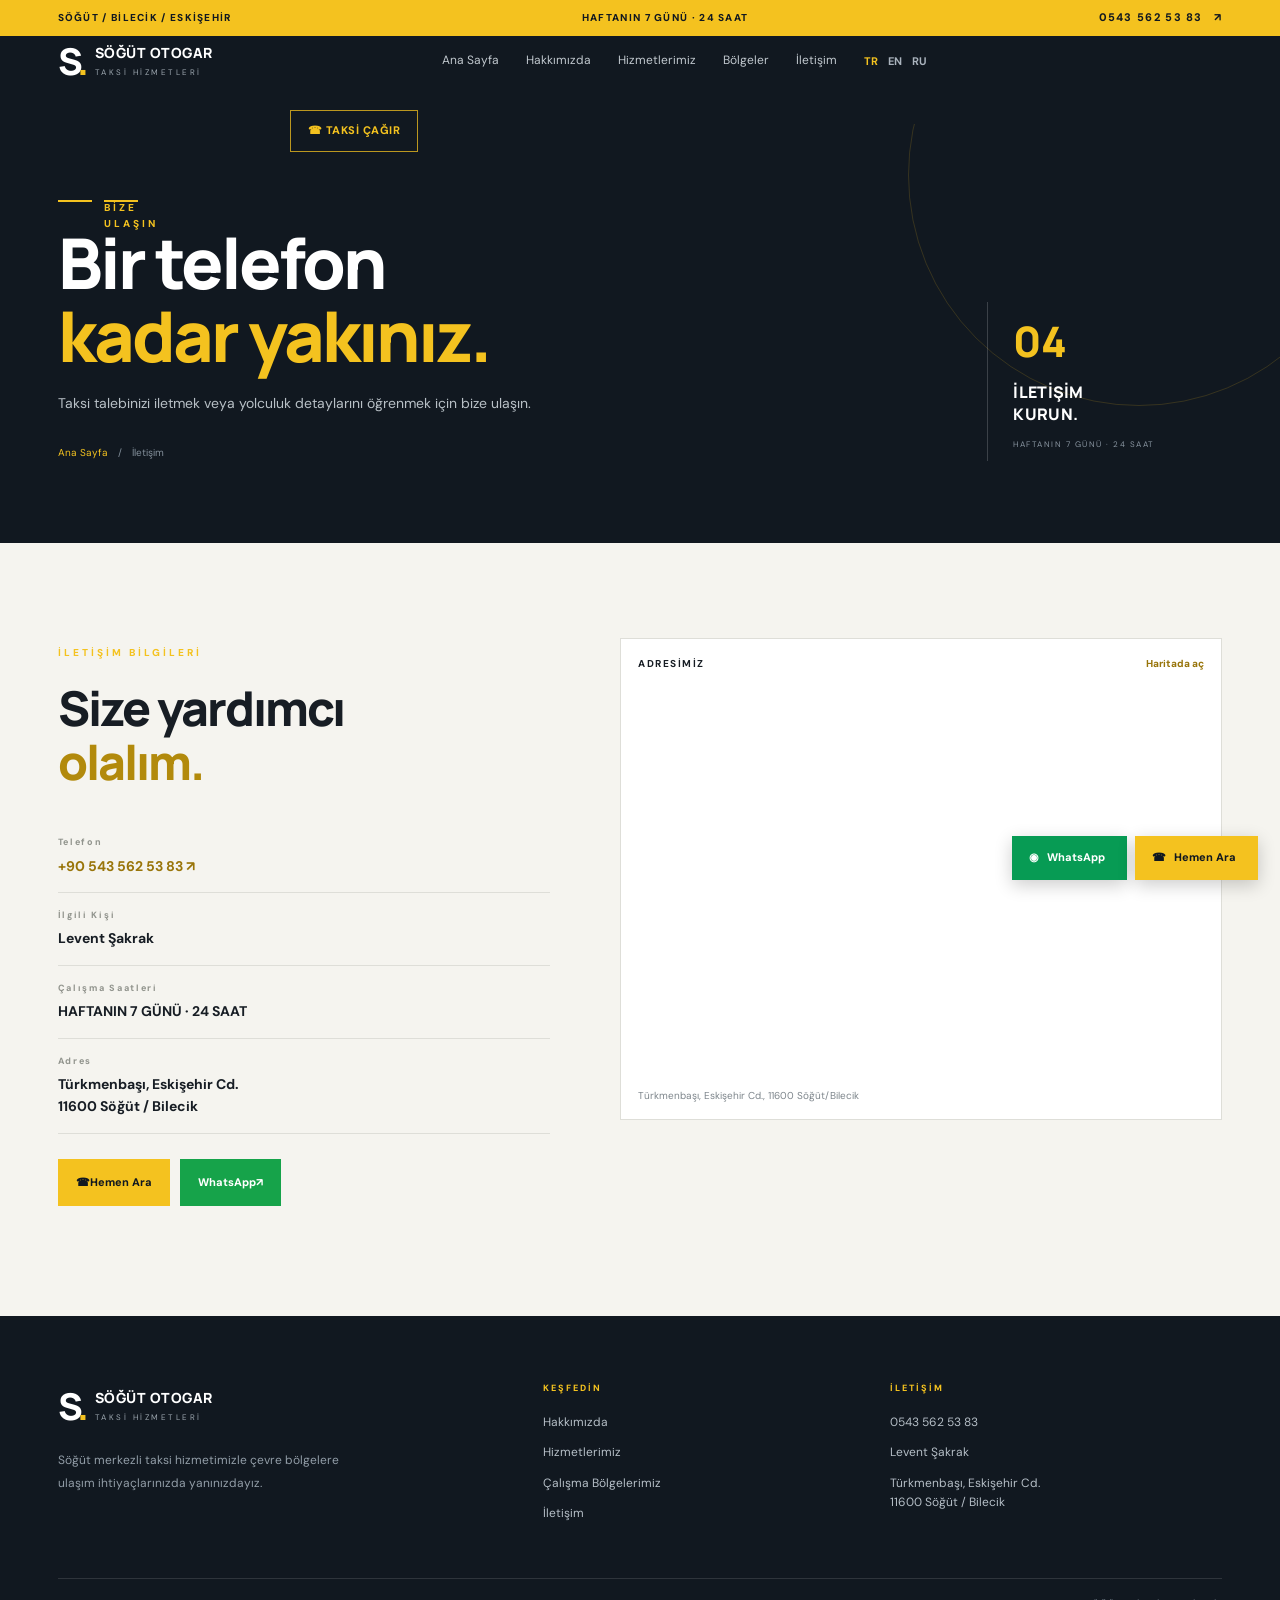
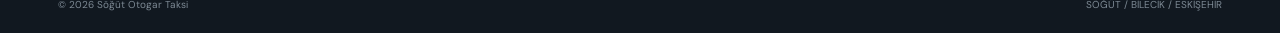
<file: iletisim.html>
<!doctype html>
<html lang="tr">
  <head>
    <meta charset="UTF-8" />
    <meta name="viewport" content="width=device-width, initial-scale=1.0" />
    <meta name="theme-color" content="#111820" />

    <title data-i18n="contact.pageTitle">İletişim | Söğüt Otogar Taksi</title>

    <meta
      name="description"
      content="Söğüt Otogar Taksi iletişim bilgileri. Levent Şakrak: 0543 562 53 83. 7/24 taksi çağırın."
      data-i18n-meta="contact.description"
    />

    <meta name="robots" content="index, follow" />
    <meta name="author" content="Söğüt Otogar Taksi" />

    <link rel="canonical" href="https://sogutotogartaksi.com/iletisim.html" />

    <!-- OPEN GRAPH -->
    <meta property="og:type" content="website" />
    <meta property="og:locale" content="tr_TR" />
    <meta property="og:site_name" content="Söğüt Otogar Taksi" />

    <meta
      property="og:title"
      content="İletişim | Söğüt Otogar Taksi"
      data-i18n-meta="contact.pageTitle"
    />

    <meta
      property="og:description"
      content="Söğüt Otogar Taksi iletişim bilgileri. Levent Şakrak: 0543 562 53 83. 7/24 taksi çağırın."
      data-i18n-meta="contact.description"
    />

    <meta
      property="og:url"
      content="https://sogutotogartaksi.com/iletisim.html"
    />

    <meta
      property="og:image"
      content="https://sogutotogartaksi.com/assets/images/hero-taxi.webp"
    />

    <!-- TWITTER -->
    <meta name="twitter:card" content="summary_large_image" />

    <meta
      name="twitter:title"
      content="İletişim | Söğüt Otogar Taksi"
      data-i18n-meta="contact.pageTitle"
    />

    <meta
      name="twitter:description"
      content="Söğüt Otogar Taksi iletişim bilgileri. Levent Şakrak: 0543 562 53 83. 7/24 taksi çağırın."
      data-i18n-meta="contact.description"
    />

    <meta
      name="twitter:image"
      content="https://sogutotogartaksi.com/assets/images/hero-taxi.webp"
    />

    <!-- FONTS -->
    <link rel="preconnect" href="https://fonts.googleapis.com" />
    <link rel="preconnect" href="https://fonts.gstatic.com" crossorigin />

    <link
      href="https://fonts.googleapis.com/css2?family=DM+Sans:wght@400;500;600;700;800&family=Manrope:wght@400;500;600;700;800&display=swap"
      rel="stylesheet"
    />

    <!-- CSS -->
    <link rel="stylesheet" href="css/style.css" />
    <link rel="stylesheet" href="css/pages.css" />
    <link rel="stylesheet" href="css/responsive.css" />

    <!-- JAVASCRIPT -->
    <script src="js/main.js" defer></script>

    <!-- STRUCTURED DATA -->
    <script type="application/ld+json">
      {
        "@context": "https://schema.org",
        "@type": "LocalBusiness",
        "name": "Söğüt Otogar Taksi",
        "url": "https://sogutotogartaksi.com/",
        "telephone": "+905435625383",
        "description": "Söğüt, Bilecik ve Eskişehir çevresinde 7/24 taksi ulaşım hizmeti.",
        "address": {
          "@type": "PostalAddress",
          "streetAddress": "Türkmenbaşı, Eskişehir Cd.",
          "addressLocality": "Söğüt",
          "addressRegion": "Bilecik",
          "postalCode": "11600",
          "addressCountry": "TR"
        },
        "areaServed": [
          {
            "@type": "City",
            "name": "Söğüt"
          },
          {
            "@type": "AdministrativeArea",
            "name": "Bilecik"
          },
          {
            "@type": "City",
            "name": "Eskişehir"
          }
        ],
        "openingHours": "Mo-Su 00:00-23:59",
        "contactPoint": {
          "@type": "ContactPoint",
          "telephone": "+905435625383",
          "contactType": "customer service",
          "availableLanguage": ["Turkish", "English", "Russian"]
        }
      }
    </script>
  </head>

  <body>
    <!-- ANNOUNCEMENT -->
    <div class="announcement">
      <div class="container announcement-inner">
        <span data-i18n="common.location"> SÖĞÜT / BİLECİK / ESKİŞEHİR </span>

        <span data-i18n="common.open24"> HAFTANIN 7 GÜNÜ · 24 SAAT </span>

        <a href="tel:+905435625383"> 0543 562 53 83 <span>↗</span> </a>
      </div>
    </div>

    <!-- HEADER -->
    <header class="header">
      <div class="container header-inner">
        <a href="index.html" class="brand">
          <span class="brand-icon">S<span>.</span></span>

          <span class="brand-text">
            <strong>SÖĞÜT OTOGAR</strong>
            <small data-i18n="common.service">TAKSİ HİZMETLERİ</small>
          </span>
        </a>

        <button
          class="menu-toggle"
          type="button"
          aria-label="Menüyü aç"
          aria-expanded="false"
        >
          <span></span>
          <span></span>
          <span></span>
        </button>

        <nav class="navigation" aria-label="Ana menü">
          <a href="index.html" data-i18n="nav.home"> Ana Sayfa </a>

          <a href="hakkimizda.html" data-i18n="nav.about"> Hakkımızda </a>

          <a href="hizmetlerimiz.html" data-i18n="nav.services">
            Hizmetlerimiz
          </a>

          <a href="bolgeler.html" data-i18n="nav.regions"> Bölgeler </a>

          <a href="iletisim.html" data-i18n="nav.contact" aria-current="page">
            İletişim
          </a>
        </nav>

        <div class="language-switcher">
          <button
            class="lang-btn active"
            data-lang="tr"
            type="button"
            aria-label="Türkçe"
            aria-pressed="true"
          >
            TR
          </button>

          <button
            class="lang-btn"
            data-lang="en"
            type="button"
            aria-label="English"
            aria-pressed="false"
          >
            EN
          </button>

          <button
            class="lang-btn"
            data-lang="ru"
            type="button"
            aria-label="Русский"
            aria-pressed="false"
          >
            RU
          </button>
        </div>

        <a href="tel:+905435625383" class="header-call">
          <span>☎</span>
          <span data-i18n="nav.call">TAKSİ ÇAĞIR</span>
        </a>
      </div>
    </header>

    <main>
      <!-- PAGE HERO -->
      <section class="inner-hero">
        <div class="container inner-hero-layout">
          <div>
            <div class="inner-eyebrow">
              <span></span>
              <span data-i18n="contact.eyebrow">BİZE ULAŞIN</span>
            </div>

            <h1>
              <span data-i18n="contact.titleLine1">Bir telefon</span>
              <br />
              <em data-i18n="contact.titleLine2">kadar yakınız.</em>
            </h1>

            <p data-i18n="contact.description">
              Taksi talebinizi iletmek veya yolculuk detaylarını öğrenmek için
              bize ulaşın.
            </p>

            <div class="inner-breadcrumb">
              <a href="index.html" data-i18n="nav.home">Ana Sayfa</a>
              <span>/</span>
              <span data-i18n="nav.contact">İletişim</span>
            </div>
          </div>

          <div class="inner-hero-aside">
            <span>04</span>

            <strong data-i18n-html="contact.asideTitle">
              İLETİŞİM<br />KURUN.
            </strong>

            <small data-i18n="common.open24"> HAFTANIN 7 GÜNÜ · 24 SAAT </small>
          </div>
        </div>
      </section>

      <!-- CONTACT INFORMATION -->
      <section class="inner-section">
        <div class="container contact-page-grid">
          <div class="contact-information">
            <span class="section-label" data-i18n="contact.infoLabel">
              İLETİŞİM BİLGİLERİ
            </span>

            <h2>
              <span data-i18n="contact.headingLine1">Size yardımcı</span>
              <br />
              <em data-i18n="contact.headingLine2">olalım.</em>
            </h2>

            <!-- PHONE -->
            <div class="contact-line">
              <span data-i18n="common.phone">TELEFON</span>

              <a href="tel:+905435625383"> +90 543 562 53 83 ↗ </a>
            </div>

            <!-- CONTACT PERSON -->
            <div class="contact-line">
              <span data-i18n="common.person">İLGİLİ KİŞİ</span>

              <strong>Levent Şakrak</strong>
            </div>

            <!-- WORKING HOURS -->
            <div class="contact-line">
              <span data-i18n="common.hours">ÇALIŞMA SAATLERİ</span>

              <strong data-i18n="common.open24">
                Haftanın 7 günü · 24 saat
              </strong>
            </div>

            <!-- ADDRESS -->
            <div class="contact-line">
              <span data-i18n="common.address">ADRES</span>

              <strong data-i18n-html="common.addressText">
                Türkmenbaşı, Eskişehir Cd.<br />
                11600 Söğüt / Bilecik
              </strong>
            </div>

            <!-- CONTACT BUTTONS -->
            <div class="contact-actions">
              <a class="contact-action-call" href="tel:+905435625383">
                ☎ <span data-i18n="common.call">Hemen Ara</span>
              </a>

              <a
                class="contact-action-wa"
                href="https://wa.me/905435625383"
                target="_blank"
                rel="noopener noreferrer"
              >
                <span data-i18n="common.whatsappShort">WhatsApp</span> ↗
              </a>
            </div>
          </div>

          <!-- MAP -->
          <div class="contact-map-wrap">
            <div class="map-topline">
              <strong data-i18n="contact.map">ADRESİMİZ</strong>

              <a
                href="https://www.google.com/maps/search/?api=1&query=Türkmenbaşı%2C%20Eskişehir%20Cd.%2C%2011600%20Söğüt%2FBilecik"
                target="_blank"
                rel="noopener noreferrer"
                data-i18n="contact.maplink"
              >
                Haritada aç ↗
              </a>
            </div>

            <iframe
              title="Söğüt Otogar Taksi adres haritası"
              src="https://maps.google.com/maps?q=Türkmenba%C5%9F%C4%B1%2C%20Eski%C5%9Fehir%20Cd.%2C%2011600%20S%C3%B6%C4%9F%C3%BCt%2FBilecik&t=&z=15&ie=UTF8&iwloc=&output=embed"
              loading="lazy"
              referrerpolicy="no-referrer-when-downgrade"
            ></iframe>

            <p data-i18n="common.addressPlain">
              Türkmenbaşı, Eskişehir Cd., 11600 Söğüt/Bilecik
            </p>
          </div>
        </div>
      </section>
    </main>

    <!-- FOOTER -->
    <footer class="footer">
      <div class="container footer-main">
        <!-- FOOTER BRAND -->
        <div class="footer-brand">
          <a href="index.html" class="brand">
            <span class="brand-icon">S<span>.</span></span>

            <span class="brand-text">
              <strong>SÖĞÜT OTOGAR</strong>
              <small data-i18n="common.service">TAKSİ HİZMETLERİ</small>
            </span>
          </a>

          <p data-i18n="common.footer">
            Söğüt merkezli taksi hizmetimizle çevre bölgelere ulaşım
            ihtiyaçlarınızda yanınızdayız.
          </p>
        </div>

        <!-- FOOTER LINKS -->
        <div class="footer-column">
          <span data-i18n="common.discover">KEŞFEDİN</span>

          <a href="hakkimizda.html" data-i18n="nav.about"> Hakkımızda </a>

          <a href="hizmetlerimiz.html" data-i18n="nav.services">
            Hizmetlerimiz
          </a>

          <a href="bolgeler.html" data-i18n="footer.areas">
            Çalışma Bölgelerimiz
          </a>

          <a href="iletisim.html" data-i18n="nav.contact"> İletişim </a>
        </div>

        <!-- FOOTER CONTACT -->
        <div class="footer-column">
          <span data-i18n="common.contact">İLETİŞİM</span>

          <a href="tel:+905435625383"> 0543 562 53 83 </a>

          <p>Levent Şakrak</p>

          <p data-i18n-html="common.addressText">
            Türkmenbaşı, Eskişehir Cd.<br />
            11600 Söğüt / Bilecik
          </p>
        </div>
      </div>

      <!-- FOOTER BOTTOM -->
      <div class="container footer-bottom">
        <span> © <span data-year></span> Söğüt Otogar Taksi </span>

        <span data-i18n="common.location"> SÖĞÜT / BİLECİK / ESKİŞEHİR </span>
      </div>
    </footer>

    <!-- FLOATING CONTACT BUTTONS -->
    <div class="floating-contact">
      <a
        href="https://wa.me/905435625383"
        target="_blank"
        rel="noopener noreferrer"
        class="floating-whatsapp"
      >
        <span>◉</span>
        <span data-i18n="common.whatsappShort">WhatsApp</span>
      </a>

      <a href="tel:+905435625383" class="floating-call">
        <span>☎</span>
        <span data-i18n="common.call">Hemen Ara</span>
      </a>
    </div>
  </body>
</html>
</file>
<file: css/style.css>
:root {
  --dark: #111820;
  --dark-soft: #1a2631;
  --yellow: #f4c21f;
  --paper: #f5f4ef;
  --white: #ffffff;
  --text: #171d24;
  --muted: #7d858b;
  --line: #deded8;
  --container: 1220px;
}

* {
  margin: 0;
  padding: 0;
  box-sizing: border-box;
}

html {
  scroll-behavior: smooth;
}

body {
  font-family: "DM Sans", sans-serif;
  color: var(--text);
  background: var(--paper);
  line-height: 1.6;
}

a {
  color: inherit;
  text-decoration: none;
}

.container {
  width: min(91%, var(--container));
  margin: auto;
}

/* TOP BAR */

.announcement {
  background: var(--yellow);
  color: var(--dark);
  font-size: 10px;
  font-weight: 800;
  letter-spacing: 1.3px;
}

.announcement-inner {
  min-height: 36px;
  display: flex;
  justify-content: space-between;
  align-items: center;
}

.announcement a {
  font-size: 11px;
}

.announcement a span {
  margin-left: 7px;
}

/* HEADER */

.header {
  height: 88px;
  background: var(--dark);
  color: white;
  position: relative;
  z-index: 100;
}

.header-inner {
  height: 100%;
  display: flex;
  align-items: center;
  justify-content: space-between;
  gap: 30px;
}

.brand {
  display: flex;
  align-items: center;
  gap: 11px;
}

.brand-icon {
  font:
    800 37px "Manrope",
    sans-serif;
  color: white;
  letter-spacing: -5px;
}

.brand-icon span {
  color: var(--yellow);
}

.brand-text strong,
.brand-text small {
  display: block;
}

.brand-text strong {
  font:
    800 14px "Manrope",
    sans-serif;
  letter-spacing: 0.5px;
}

.brand-text small {
  color: #9da7af;
  font-size: 8px;
  letter-spacing: 2.5px;
  margin-top: 4px;
}

.navigation {
  display: flex;
  align-items: center;
  gap: 29px;
}

.navigation a {
  font-size: 12px;
  color: #c1c8ce;
  transition: color 0.2s;
}

.navigation a:hover,
.navigation a.active {
  color: var(--yellow);
}

.header-call {
  border: 1px solid rgba(244, 194, 31, 0.75);
  color: var(--yellow);
  padding: 11px 17px;
  font-size: 11px;
  font-weight: 800;
  letter-spacing: 0.5px;
  transition: 0.2s;
}

.header-call:hover {
  color: var(--dark);
  background: var(--yellow);
}

/* HERO */

.hero {
  min-height: 625px;
  position: relative;
  overflow: hidden;
  background: var(--dark);
  color: white;
  display: flex;
  align-items: center;
}

.hero-layout {
  display: grid;
  grid-template-columns: 0.9fr 1.1fr;
  align-items: center;
  position: relative;
  z-index: 2;
}

.hero-copy {
  padding: 70px 0 85px;
  position: relative;
  z-index: 3;
}

.hero-overline,
.section-label {
  font-size: 10px;
  font-weight: 800;
  letter-spacing: 3px;
  color: var(--yellow);
}

.hero-overline {
  display: flex;
  align-items: center;
  gap: 13px;
}

.yellow-line {
  width: 35px;
  height: 2px;
  background: var(--yellow);
}

.hero h1 {
  font:
    800 clamp(48px, 5.5vw, 75px)/1.04 "Manrope",
    sans-serif;
  letter-spacing: -4px;
  margin: 27px 0 22px;
}

.hero h1 span {
  color: var(--yellow);
}

.hero-description {
  max-width: 420px;
  color: #b8c0c6;
  font-size: 15px;
  line-height: 1.9;
}

.hero-buttons {
  display: flex;
  align-items: center;
  gap: 23px;
  margin-top: 32px;
}

.button-primary {
  min-width: 225px;
  min-height: 65px;
  background: var(--yellow);
  color: var(--dark);
  display: flex;
  align-items: center;
  gap: 12px;
  padding: 10px 14px;
  transition:
    background 0.2s,
    transform 0.2s;
}

.button-primary:hover {
  background: #ffda4f;
  transform: translateY(-3px);
}

.button-phone {
  font-size: 25px;
}

.button-primary strong,
.button-primary small {
  display: block;
}

.button-primary strong {
  font-size: 13px;
}

.button-primary small {
  font-size: 11px;
  margin-top: 3px;
}

.button-arrow {
  margin-left: auto;
  font-size: 19px;
}

.button-secondary {
  display: inline-flex;
  align-items: center;
  justify-content: center;
  gap: 12px;

  background: #16a34a;
  color: #ffffff;

  padding: 17px 22px;
  border: 1px solid #16a34a;
  border-radius: 4px;

  font-size: 12px;
  font-weight: 700;

  transition:
    background 0.25s,
    transform 0.25s;
}

.button-secondary span {
  color: #ffffff;
  font-size: 17px;
}

.button-secondary:hover {
  background: #12833d;
  border-color: #12833d;
  transform: translateY(-2px);
}

.hero-bottom-info {
  display: flex;
  align-items: center;
  gap: 13px;
  margin-top: 65px;
  color: #85909b;
  font-size: 9px;
  letter-spacing: 1.6px;
}

.hero-bottom-info > span:first-child {
  color: var(--yellow);
}

.info-line {
  width: 55px;
  height: 1px;
  background: #53606b;
}

.hero-visual {
  height: 535px;
  position: relative;
  display: flex;
  align-items: center;
  justify-content: center;
  margin-right: -70px;
}

.hero-visual::before {
  content: "";
  position: absolute;
  width: 490px;
  height: 490px;
  border: 1px solid rgba(244, 194, 31, 0.22);
  border-radius: 50%;
  right: 5%;
  top: 4%;
}

.hero-visual img {
  width: 110%;
  height: 100%;
  object-fit: contain;
  position: relative;
  z-index: 1;
  filter: drop-shadow(0 30px 35px rgba(0, 0, 0, 0.3));
}

.visual-label {
  position: absolute;
  z-index: 3;
  top: 55px;
  right: 90px;
  font-size: 9px;
  letter-spacing: 2px;
  color: white;
}

.label-dot {
  display: inline-block;
  width: 7px;
  height: 7px;
  border-radius: 50%;
  background: var(--yellow);
  margin-right: 7px;
}

.visual-caption {
  position: absolute;
  z-index: 3;
  bottom: 28px;
  right: 20px;
  display: flex;
  gap: 13px;
  align-items: center;
  padding: 13px 17px;
  background: rgba(17, 24, 32, 0.88);
  border-left: 2px solid var(--yellow);
}

.visual-caption > span {
  font-size: 22px;
  color: var(--yellow);
  font-weight: 800;
}

.visual-caption strong,
.visual-caption small {
  display: block;
}

.visual-caption strong {
  font-size: 10px;
  letter-spacing: 1px;
}

.visual-caption small {
  font-size: 8px;
  color: #9ba5ad;
  letter-spacing: 1px;
  margin-top: 3px;
}

.hero-background-number {
  position: absolute;
  right: -25px;
  bottom: -130px;
  color: rgba(255, 255, 255, 0.025);
  font:
    800 440px "Manrope",
    sans-serif;
  line-height: 1;
}

/* QUICK INFO */

.quick-info {
  background: var(--yellow);
}

.quick-info-inner {
  display: grid;
  grid-template-columns: 1.3fr repeat(3, 1fr);
  align-items: center;
  min-height: 115px;
}

.quick-info-title span,
.quick-info-title strong {
  display: block;
}

.quick-info-title span {
  font-size: 9px;
  font-weight: 800;
  letter-spacing: 2px;
}

.quick-info-title strong {
  font:
    800 20px "Manrope",
    sans-serif;
  margin-top: 2px;
}

.location-item {
  display: flex;
  align-items: center;
  gap: 13px;
  padding: 18px 22px;
  border-left: 1px solid rgba(17, 24, 32, 0.2);
  transition: background 0.2s;
}

.location-item:hover {
  background: rgba(255, 255, 255, 0.22);
}

.location-item span {
  font-size: 10px;
  opacity: 0.55;
}

.location-item strong {
  font-size: 14px;
  flex: 1;
}

.location-item i {
  font-style: normal;
  font-size: 17px;
}

/* SERVICES */

.services {
  padding: 105px 0 115px;
  background: var(--paper);
}

.section-top {
  display: flex;
  justify-content: space-between;
  align-items: end;
  gap: 50px;
  margin-bottom: 55px;
}

.section-top h2 {
  font:
    800 clamp(35px, 4vw, 49px)/1.13 "Manrope",
    sans-serif;
  letter-spacing: -2px;
  margin-top: 16px;
}

.section-top > p {
  max-width: 360px;
  color: var(--muted);
  font-size: 13px;
  line-height: 1.9;
  padding-bottom: 5px;
}

.service-list {
  border-top: 1px solid var(--line);
}

.service-row {
  display: grid;
  grid-template-columns: 70px 1.3fr 1fr 40px;
  align-items: center;
  gap: 20px;
  min-height: 91px;
  border-bottom: 1px solid var(--line);
  transition:
    padding 0.25s,
    background 0.25s;
}

.service-row:hover {
  padding: 0 18px;
  background: rgba(255, 255, 255, 0.65);
}

.service-number {
  color: #a4a69f;
  font-size: 11px;
}

.service-name {
  font:
    700 19px "Manrope",
    sans-serif;
}

.service-description {
  color: var(--muted);
  font-size: 12px;
}

.service-arrow {
  color: #b18a0a;
  font-size: 22px;
  text-align: right;
}

/* CONTACT BANNER */

.contact-banner {
  background: var(--yellow);
  padding: 52px 0;
}

.contact-banner-inner {
  display: flex;
  justify-content: space-between;
  align-items: center;
  gap: 30px;
}

.contact-banner-inner > div > span {
  font-size: 9px;
  font-weight: 800;
  letter-spacing: 2px;
}

.contact-banner h2 {
  font:
    800 36px "Manrope",
    sans-serif;
  letter-spacing: -1.5px;
  margin-top: 5px;
}

.banner-phone {
  display: flex;
  align-items: center;
  gap: 18px;
  border-bottom: 1px solid rgba(17, 24, 32, 0.45);
  padding: 12px 0;
  font-size: 20px;
}

.banner-phone i {
  font-style: normal;
  font-size: 22px;
}

/* FOOTER */

.footer {
  background: var(--dark);
  color: white;
  padding: 65px 0 20px;
}

.footer-main {
  display: grid;
  grid-template-columns: 1.5fr 1fr 1.2fr;
  gap: 70px;
  padding-bottom: 55px;
}

.footer-brand p {
  max-width: 300px;
  margin-top: 18px;
  color: #929da7;
  font-size: 12px;
  line-height: 1.9;
}

.footer-column {
  display: flex;
  flex-direction: column;
  align-items: flex-start;
  gap: 11px;
}

.footer-column > span:first-child {
  color: var(--yellow);
  font-size: 9px;
  font-weight: 800;
  letter-spacing: 2px;
  margin-bottom: 7px;
}

.footer-column a,
.footer-column p {
  font-size: 12px;
  color: #b5bec6;
}

.footer-column a:hover {
  color: var(--yellow);
}

.footer-bottom {
  display: flex;
  justify-content: space-between;
  border-top: 1px solid rgba(255, 255, 255, 0.12);
  padding-top: 18px;
  color: #7d8994;
  font-size: 10px;
}

/* FLOATING CONTACT */

.floating-contact {
  position: fixed;
  right: 22px;
  bottom: 20px;
  z-index: 1000;
  display: flex;
  gap: 8px;
}

.floating-contact a {
  padding: 13px 17px;
  font-size: 11px;
  font-weight: 800;
  box-shadow: 0 5px 18px rgba(0, 0, 0, 0.2);
}

.floating-whatsapp {
  background: #079b54;
  color: white;
}

.floating-call {
  background: var(--yellow);
  color: var(--dark);
}

.floating-contact a span {
  margin-right: 5px;
}

/* ACCESSIBILITY */

a:focus-visible,
button:focus-visible {
  outline: 3px solid #e0a900;
  outline-offset: 4px;
}

.hero-taxi-image {
  display: block;
  width: 100%;
  height: 100%;
  object-fit: cover;
  object-position: center;
  border-radius: 18px;
}

/* HEADER DÜZENİ */
@media (min-width: 901px) {
  .header-inner {
    display: grid;
    grid-template-columns: 1fr auto 1fr;
    align-items: center;
    gap: 24px;
  }

  .header-inner .brand {
    justify-self: start;
  }

  .header-inner .navigation {
    justify-self: center;
    display: flex;
    align-items: center;
    gap: 27px;
  }

  .header-inner .header-call {
    justify-self: end;
  }

  .header-inner .menu-toggle {
    display: none;
  }
}

/* HEADER GENEL HİZASI */
.header-inner {
  min-height: 82px;
}

.header-inner .navigation a {
  white-space: nowrap;
}

/* MOBİL HEADER */
@media (max-width: 900px) {
  .header-inner {
    display: flex;
    justify-content: space-between;
    align-items: center;
    gap: 12px;
  }

  .header-inner .header-call {
    display: none;
  }
}

/* LANGUAGE SWITCHER */
.language-switch {
  display: flex;
  align-items: center;
  gap: 7px;
  margin-left: auto;
  margin-right: 18px;
  white-space: nowrap;
}

.lang-btn {
  border: 0;
  background: transparent;
  color: #aab3bd;
  font:
    700 11px "DM Sans",
    sans-serif;
  cursor: pointer;
  padding: 7px 3px;
  transition: color 0.2s ease;
}

.lang-btn:hover,
.lang-btn.active {
  color: var(--yellow);
}

.language-switch > span {
  color: #59636e;
  font-size: 11px;
}

@media (max-width: 900px) {
  .language-switch {
    margin-left: auto;
    margin-right: 8px;
  }
}
</file>
<file: css/responsive.css>
@media (max-width: 1050px) {
  .navigation {
    gap: 16px;
  }

  .navigation a {
    font-size: 11px;
  }

  .hero-layout {
    grid-template-columns: 0.95fr 1.05fr;
  }

  .hero-visual {
    margin-right: -35px;
  }

  .hero-visual img {
    width: 115%;
  }
}

@media (max-width: 800px) {
  .header {
    height: 72px;
  }

  .menu-toggle {
    display: flex;
    flex-direction: column;
    gap: 6px;
    background: none;
    border: 0;
    padding: 10px;
    cursor: pointer;
  }

  .menu-toggle span {
    display: block;
    width: 23px;
    height: 2px;
    background: white;
  }

  .navigation {
    display: none;
    position: absolute;
    top: 72px;
    left: 0;
    right: 0;
    padding: 24px 5%;
    background: var(--dark-soft);
    flex-direction: column;
    align-items: flex-start;
    gap: 18px;
  }

  .navigation.open {
    display: flex;
  }

  .header-call {
    display: none;
  }

  .hero {
    padding: 55px 0 45px;
  }

  .hero-layout {
    grid-template-columns: 1fr;
  }

  .hero-copy {
    padding: 20px 0 10px;
  }

  .hero-visual {
    height: 380px;
    margin: 0;
  }

  .hero-visual img {
    height: 100%;
    width: 100%;
  }

  .hero-visual::before {
    width: 350px;
    height: 350px;
  }

  .quick-info-inner {
    grid-template-columns: 1fr 1fr;
    padding: 20px 0;
  }

  .quick-info-title {
    padding: 15px;
  }

  .location-item {
    border-left: 0;
    border-top: 1px solid rgba(17, 24, 32, 0.2);
  }

  .section-top {
    align-items: flex-start;
    flex-direction: column;
    gap: 20px;
  }

  .section-top > p {
    max-width: 520px;
  }

  .footer-main {
    grid-template-columns: 1fr 1fr;
    gap: 35px;
  }

  .footer-brand {
    grid-column: 1 / -1;
  }
}

@media (max-width: 520px) {
  .announcement-inner {
    min-height: 33px;
  }

  .announcement-inner > span:nth-child(2) {
    display: none;
  }

  .announcement {
    font-size: 9px;
  }

  .brand-icon {
    font-size: 32px;
  }

  .brand-text strong {
    font-size: 12px;
  }

  .hero h1 {
    font-size: 45px;
    letter-spacing: -2.5px;
  }

  .hero-description {
    font-size: 13px;
  }

  .hero-buttons {
    align-items: flex-start;
    flex-direction: column;
    gap: 12px;
  }

  .button-secondary {
    margin-left: 3px;
  }

  .hero-bottom-info {
    margin-top: 40px;
  }

  .hero-visual {
    height: 260px;
  }

  .hero-visual::before {
    width: 245px;
    height: 245px;
  }

  .visual-label {
    top: 10px;
    right: 10px;
  }

  .visual-caption {
    bottom: 5px;
    right: 0;
    padding: 9px 12px;
  }

  .quick-info-inner {
    grid-template-columns: 1fr 1fr;
  }

  .quick-info-title {
    grid-column: 1 / -1;
  }

  .location-item {
    padding: 14px 10px;
  }

  .services {
    padding: 70px 0;
  }

  .section-top h2 {
    font-size: 35px;
  }

  .service-row {
    grid-template-columns: 35px 1fr 25px;
    gap: 10px;
    min-height: 78px;
  }

  .service-name {
    font-size: 14px;
  }

  .service-description {
    display: none;
  }

  .contact-banner-inner {
    align-items: flex-start;
    flex-direction: column;
  }

  .contact-banner h2 {
    font-size: 30px;
  }

  .banner-phone {
    font-size: 16px;
  }

  .footer-main {
    grid-template-columns: 1fr;
    gap: 30px;
  }

  .footer-brand {
    grid-column: auto;
  }

  .footer-bottom {
    flex-direction: column;
    gap: 7px;
  }

  .floating-contact {
    left: 10px;
    right: 10px;
    bottom: 10px;
  }

  .floating-contact a {
    flex: 1;
    text-align: center;
    padding: 13px 7px;
  }

  .footer {
    padding-bottom: 95px;
  }
}

/* MOBİL SABİT İLETİŞİM BUTONLARI */
@media (max-width: 600px) {
  .floating-contact {
    position: fixed;
    z-index: 999;
    left: 12px;
    right: 12px;
    bottom: calc(12px + env(safe-area-inset-bottom));
    display: flex;
    gap: 10px;
    justify-content: center;
  }

  .floating-contact a {
    flex: 1;
    min-height: 48px;
    display: flex;
    justify-content: center;
    align-items: center;
    gap: 7px;
    padding: 0 10px;
    border-radius: 8px;
    font-size: 12px;
    white-space: nowrap;
  }
}
</file>
<file: css/pages.css>
/* =========================================
   SÖĞÜT OTOGAR TAKSİ
   ALT SAYFALARIN TASARIMI
========================================= */

/* INNER HERO */

.inner-hero {
  background: var(--dark);
  color: white;
  padding: 76px 0 82px;
  position: relative;
  overflow: hidden;
}

.inner-hero::after {
  content: "";
  position: absolute;
  width: 460px;
  height: 460px;
  border: 1px solid rgba(244, 194, 31, 0.16);
  border-radius: 50%;
  right: -90px;
  top: -180px;
}

.inner-hero-layout {
  display: flex;
  justify-content: space-between;
  align-items: end;
  gap: 35px;
  position: relative;
  z-index: 1;
}

.inner-eyebrow {
  color: var(--yellow);
  font-size: 10px;
  font-weight: 800;
  letter-spacing: 3px;
  display: flex;
  align-items: center;
  gap: 12px;
}

.inner-eyebrow span {
  width: 34px;
  height: 2px;
  background: var(--yellow);
}

.inner-hero h1 {
  font:
    800 clamp(42px, 5.5vw, 70px)/1.04 "Manrope",
    sans-serif;
  letter-spacing: -3px;
  margin: 24px 0 18px;
}

.inner-hero h1 em,
.inner-intro h2 em,
.services-intro h2 em,
.contact-information h2 em {
  color: var(--yellow);
  font-style: normal;
}

.inner-hero p {
  max-width: 550px;
  color: #b8c0c6;
  font-size: 14px;
  line-height: 1.9;
}

.inner-breadcrumb {
  display: flex;
  gap: 10px;
  margin-top: 29px;
  color: #84909b;
  font-size: 10px;
}

.inner-breadcrumb a {
  color: var(--yellow);
}

.inner-hero-aside {
  min-width: 235px;
  border-left: 1px solid rgba(255, 255, 255, 0.18);
  padding: 10px 0 10px 25px;
  display: flex;
  flex-direction: column;
  align-items: flex-start;
}

.inner-hero-aside > span {
  color: var(--yellow);
  font:
    800 42px "Manrope",
    sans-serif;
  margin-bottom: 12px;
}

.inner-hero-aside strong {
  font:
    800 16px/1.35 "Manrope",
    sans-serif;
  letter-spacing: 0.3px;
}

.inner-hero-aside small {
  color: #8995a0;
  font-size: 8px;
  letter-spacing: 1.5px;
  margin-top: 13px;
}

/* GENERAL INNER SECTION */

.inner-section {
  background: var(--paper);
  padding: 95px 0 110px;
}

/* ABOUT PAGE */

.about-grid {
  display: grid;
  grid-template-columns: 0.9fr 1.1fr;
  gap: 90px;
}

.inner-intro h2,
.services-intro h2,
.contact-information h2 {
  font:
    800 clamp(34px, 4vw, 48px)/1.12 "Manrope",
    sans-serif;
  letter-spacing: -2px;
  margin-top: 17px;
}

.inner-intro h2 em,
.services-intro h2 em,
.contact-information h2 em {
  color: #b28a0c;
}

.inner-prose {
  max-width: 650px;
  padding-top: 5px;
}

.inner-prose p {
  color: #68737c;
  font-size: 14px;
  line-height: 2;
  margin-bottom: 20px;
}

.inline-call {
  display: inline-flex;
  gap: 18px;
  align-items: center;
  color: #92700c;
  font-size: 12px;
  font-weight: 800;
  border-bottom: 1px solid #c6a844;
  padding: 8px 0;
  margin-top: 5px;
}

.inline-call span {
  font-size: 19px;
}

/* ABOUT FACTS */

.about-facts {
  background: var(--yellow);
  padding: 37px 0;
}

.facts-grid {
  display: grid;
  grid-template-columns: 0.8fr 0.8fr 0.8fr 1.5fr;
  align-items: center;
  gap: 25px;
}

.facts-grid > div strong {
  display: block;
  font:
    800 36px "Manrope",
    sans-serif;
  line-height: 1;
}

.facts-grid > div strong span {
  font-size: 19px;
}

.facts-grid small {
  display: block;
  font-size: 10px;
  margin-top: 7px;
}

.facts-grid > p {
  border-left: 1px solid rgba(17, 24, 32, 0.25);
  padding-left: 28px;
  font-size: 13px;
  max-width: 300px;
}

/* SERVICES PAGE */

.services-intro {
  display: flex;
  align-items: end;
  justify-content: space-between;
  gap: 40px;
  margin-bottom: 55px;
}

.services-intro > p {
  color: #68737c;
  font-size: 13px;
  line-height: 1.9;
  max-width: 390px;
  padding-bottom: 5px;
}

.service-detail-list {
  border-top: 1px solid var(--line);
}

.service-detail-row {
  display: grid;
  grid-template-columns: 70px 1fr 50px;
  align-items: center;
  gap: 25px;
  min-height: 125px;
  border-bottom: 1px solid var(--line);
  transition:
    padding 0.2s,
    background 0.2s;
}

.service-detail-row:hover {
  padding: 0 18px;
  background: rgba(255, 255, 255, 0.65);
}

.detail-index {
  color: #a4a69f;
  font-size: 12px;
}

.service-detail-row h3 {
  font:
    700 21px "Manrope",
    sans-serif;
  letter-spacing: -0.6px;
}

.service-detail-row p {
  color: #77818a;
  font-size: 12px;
  margin-top: 6px;
}

.service-detail-row > a {
  width: 39px;
  height: 39px;
  display: grid;
  place-items: center;
  border: 1px solid #c9c7bc;
  border-radius: 50%;
  color: #98750b;
  font-size: 20px;
  transition: 0.2s;
}

.service-detail-row > a:hover {
  background: var(--yellow);
  border-color: var(--yellow);
  color: var(--dark);
}

/* REGIONS PAGE */

.region-list {
  border-top: 1px solid var(--line);
}

.region-row {
  display: grid;
  grid-template-columns: 65px 1fr 150px 100px;
  align-items: center;
  gap: 22px;
  min-height: 125px;
  border-bottom: 1px solid var(--line);
}

.region-number {
  color: #a4a69f;
  font-size: 12px;
}

.region-name h3 {
  font:
    700 23px "Manrope",
    sans-serif;
}

.region-name p {
  color: #77818a;
  font-size: 12px;
  margin-top: 5px;
}

.region-note {
  font-size: 9px;
  font-weight: 800;
  letter-spacing: 1.4px;
  color: #8b8c83;
}

.region-row > a {
  color: #92700c;
  font-size: 11px;
  font-weight: 800;
  text-align: right;
}

.region-row > a b {
  font-size: 17px;
  margin-left: 5px;
}

/* CONTACT PAGE */

.contact-page-grid {
  display: grid;
  grid-template-columns: 0.9fr 1.1fr;
  gap: 70px;
  align-items: start;
}

.contact-information h2 {
  margin-bottom: 32px;
}

.contact-line {
  display: flex;
  flex-direction: column;
  gap: 5px;
  padding: 15px 0;
  border-bottom: 1px solid var(--line);
}

.contact-line > span {
  color: #92958e;
  font-size: 9px;
  font-weight: 800;
  letter-spacing: 1.7px;
}

.contact-line strong,
.contact-line a {
  font-size: 14px;
  font-weight: 700;
}

.contact-line a {
  color: #99750a;
}

.contact-actions {
  display: flex;
  flex-wrap: wrap;
  gap: 10px;
  margin-top: 25px;
}

.contact-action-call,
.contact-action-wa {
  display: inline-flex;
  align-items: center;
  justify-content: center;
  min-height: 47px;
  padding: 0 18px;
  font-size: 11px;
  font-weight: 800;
}

.contact-action-call {
  background: var(--yellow);
  color: var(--dark);
}

.contact-action-wa {
  background: #16a34a;
  color: white;
}

.contact-map-wrap {
  padding: 12px;
  background: white;
  border: 1px solid var(--line);
}

.map-topline {
  display: flex;
  justify-content: space-between;
  align-items: center;
  padding: 5px 5px 14px;
}

.map-topline strong {
  font-size: 10px;
  letter-spacing: 1.5px;
}

.map-topline a {
  color: #98750b;
  font-size: 10px;
  font-weight: 800;
}

.contact-map-wrap iframe {
  width: 100%;
  height: 390px;
  border: 0;
  display: block;
  filter: grayscale(75%);
}

.contact-map-wrap > p {
  color: #7d858b;
  font-size: 10px;
  padding: 12px 5px 3px;
}

/* TABLET */

@media (max-width: 800px) {
  .inner-hero-layout {
    align-items: flex-start;
  }

  .inner-hero-aside {
    min-width: 175px;
  }

  .about-grid,
  .contact-page-grid {
    grid-template-columns: 1fr;
    gap: 38px;
  }

  .facts-grid {
    grid-template-columns: repeat(3, 1fr);
  }

  .facts-grid > p {
    grid-column: 1 / -1;
    border-left: 0;
    border-top: 1px solid rgba(17, 24, 32, 0.25);
    padding: 17px 0 0;
    max-width: none;
  }
}

/* MOBILE */

@media (max-width: 560px) {
  .inner-hero {
    padding: 55px 0 60px;
  }

  .inner-hero-layout {
    display: block;
  }

  .inner-hero h1 {
    font-size: 44px;
    letter-spacing: -2px;
  }

  .inner-hero-aside {
    display: none;
  }

  .inner-section {
    padding: 65px 0 80px;
  }

  .about-grid {
    gap: 25px;
  }

  .services-intro {
    display: block;
    margin-bottom: 35px;
  }

  .services-intro > p {
    margin-top: 18px;
  }

  .service-detail-row {
    grid-template-columns: 35px 1fr 35px;
    gap: 12px;
    min-height: 112px;
  }

  .service-detail-row h3 {
    font-size: 16px;
  }

  .service-detail-row p {
    font-size: 11px;
  }

  .region-row {
    grid-template-columns: 35px 1fr 75px;
    gap: 10px;
    min-height: 110px;
  }

  .region-note {
    display: none;
  }

  .region-name h3 {
    font-size: 19px;
  }

  .region-row > a {
    font-size: 10px;
  }

  .facts-grid {
    gap: 15px;
  }

  .facts-grid > div strong {
    font-size: 29px;
  }

  .facts-grid small {
    font-size: 9px;
  }

  .contact-map-wrap iframe {
    height: 300px;
  }
}
</file>
